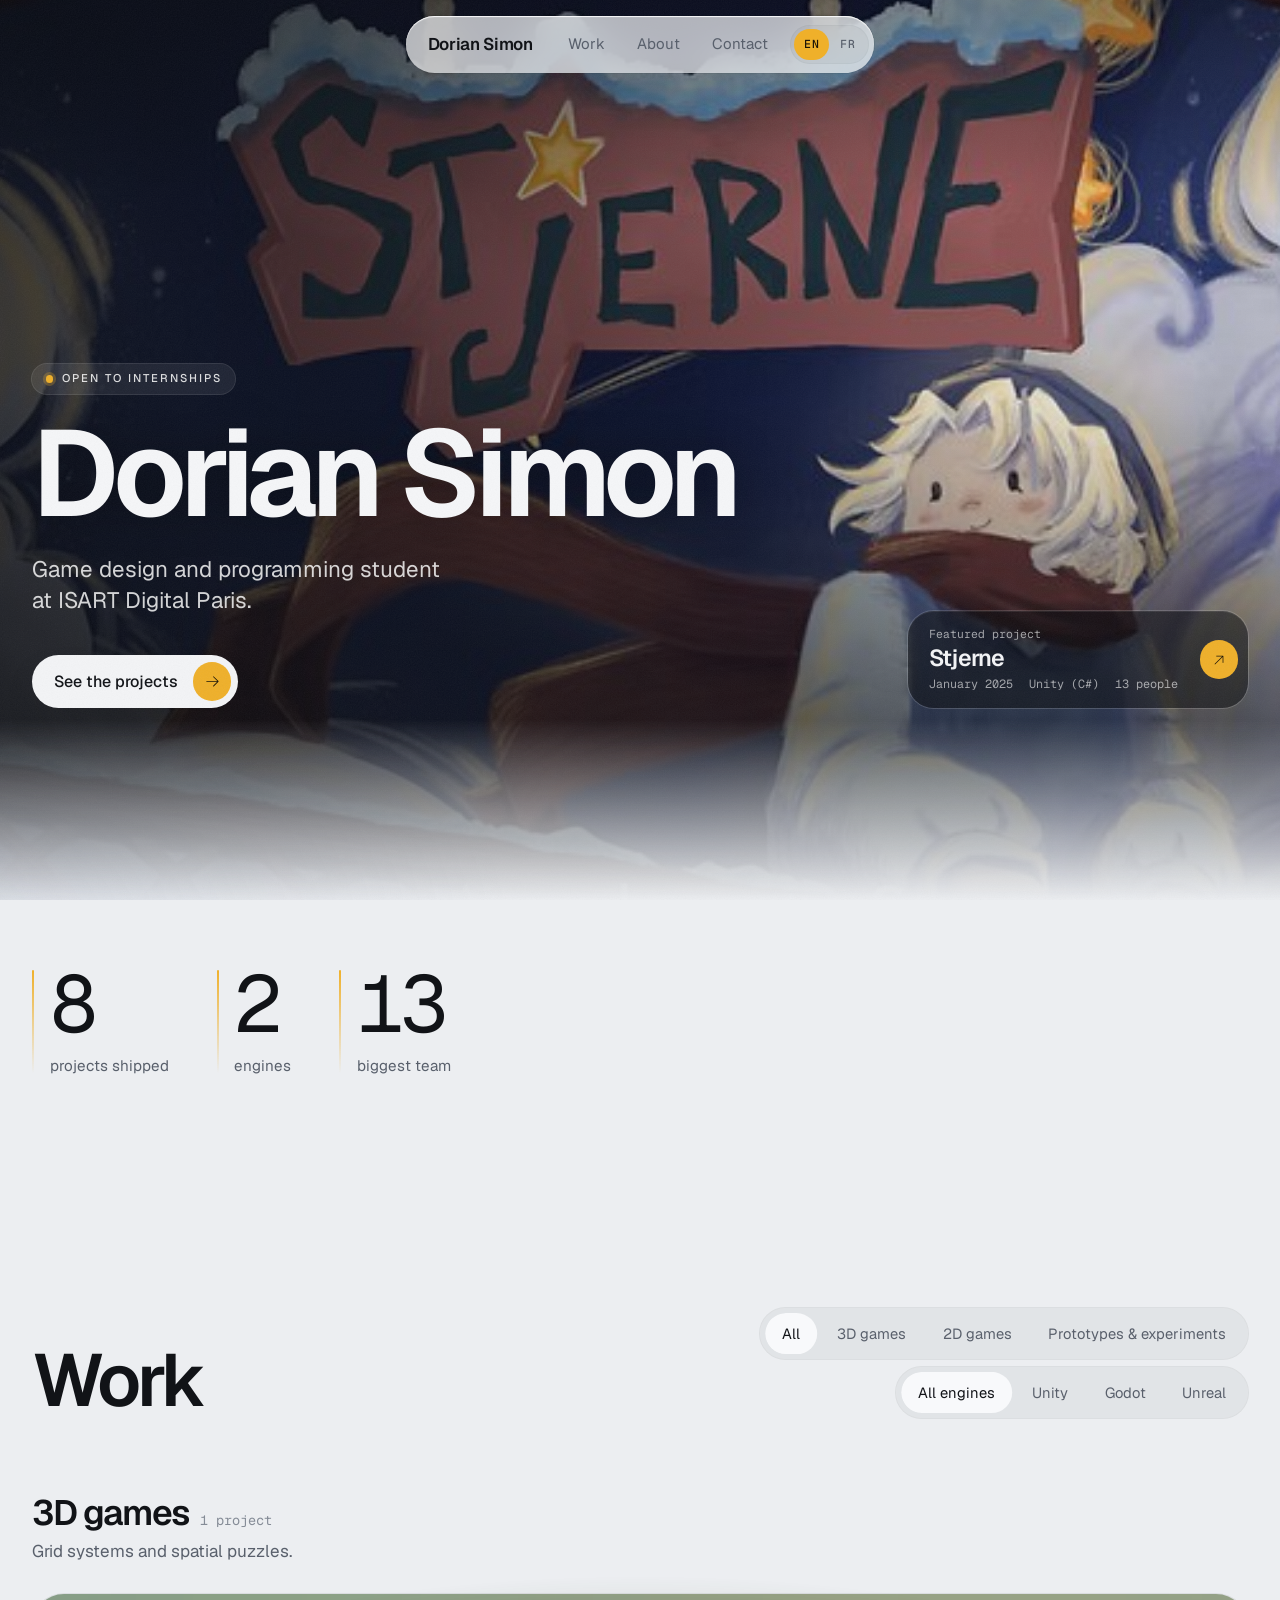
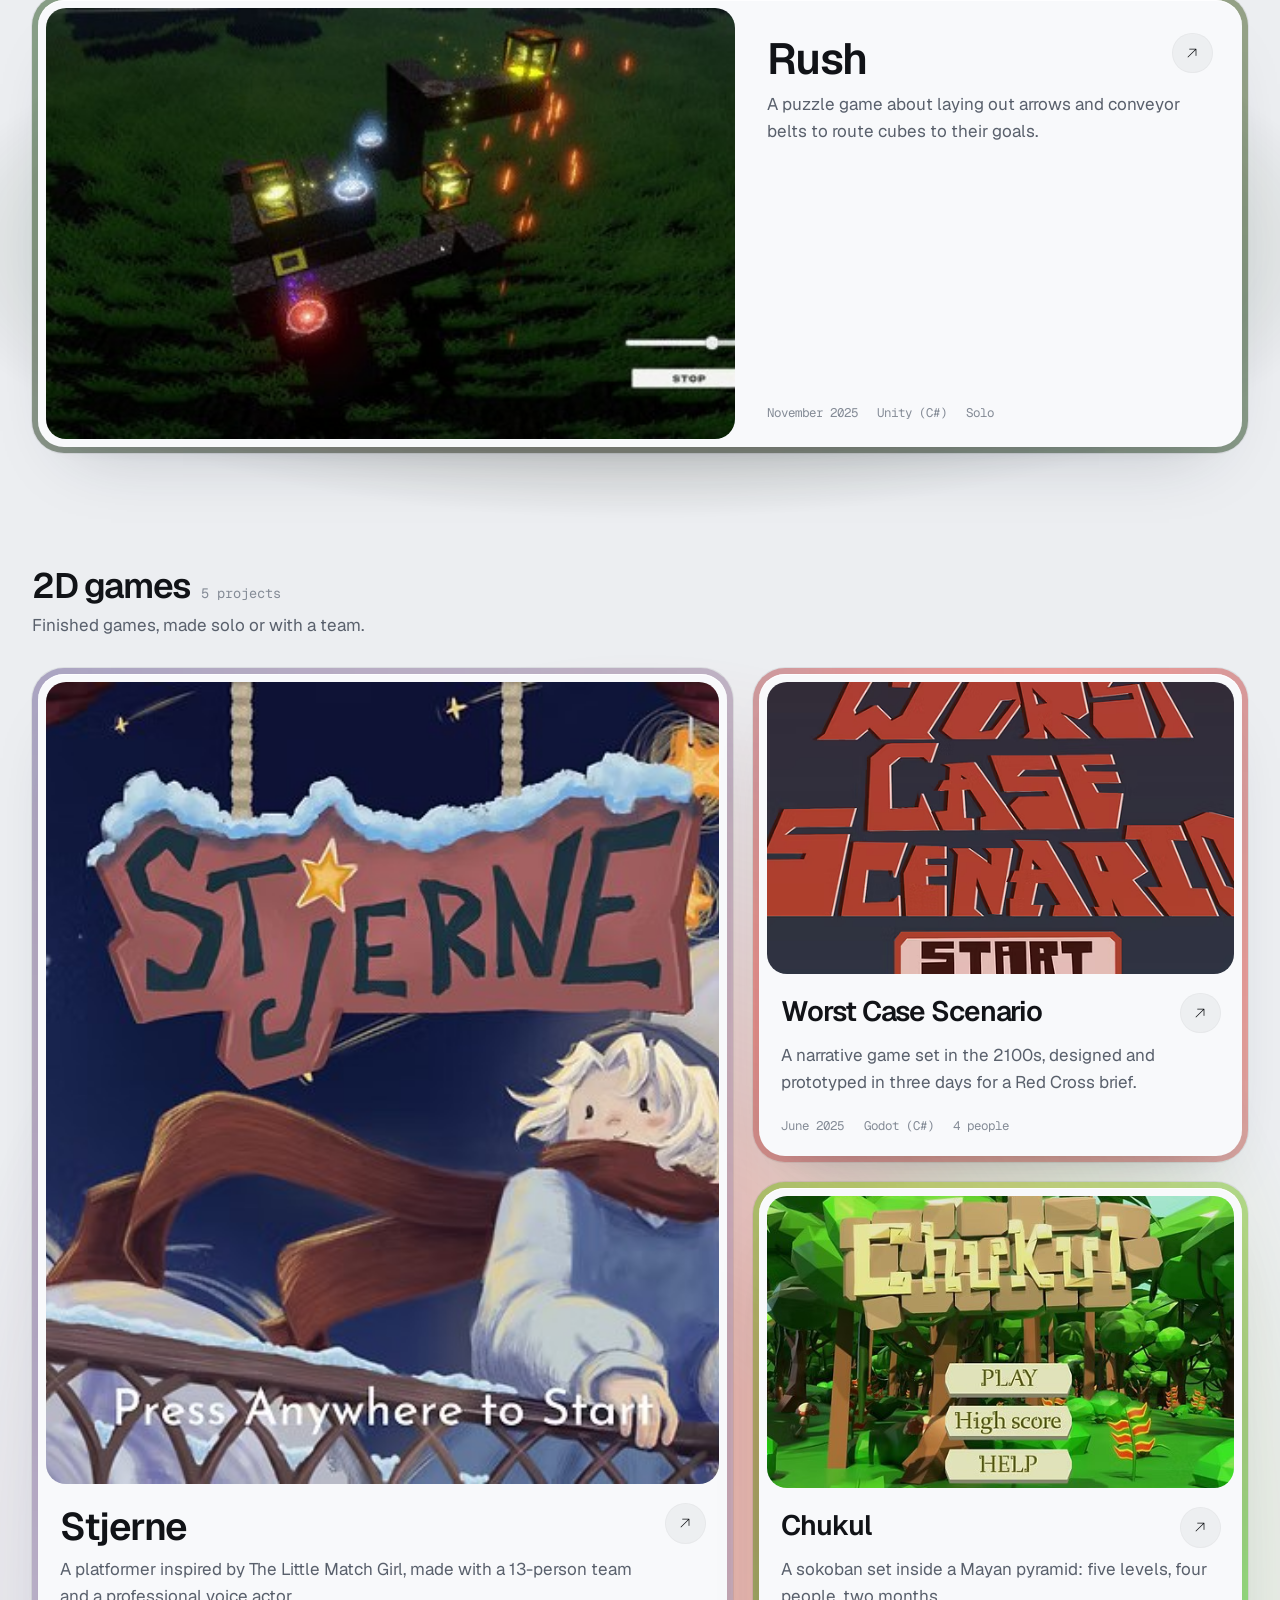
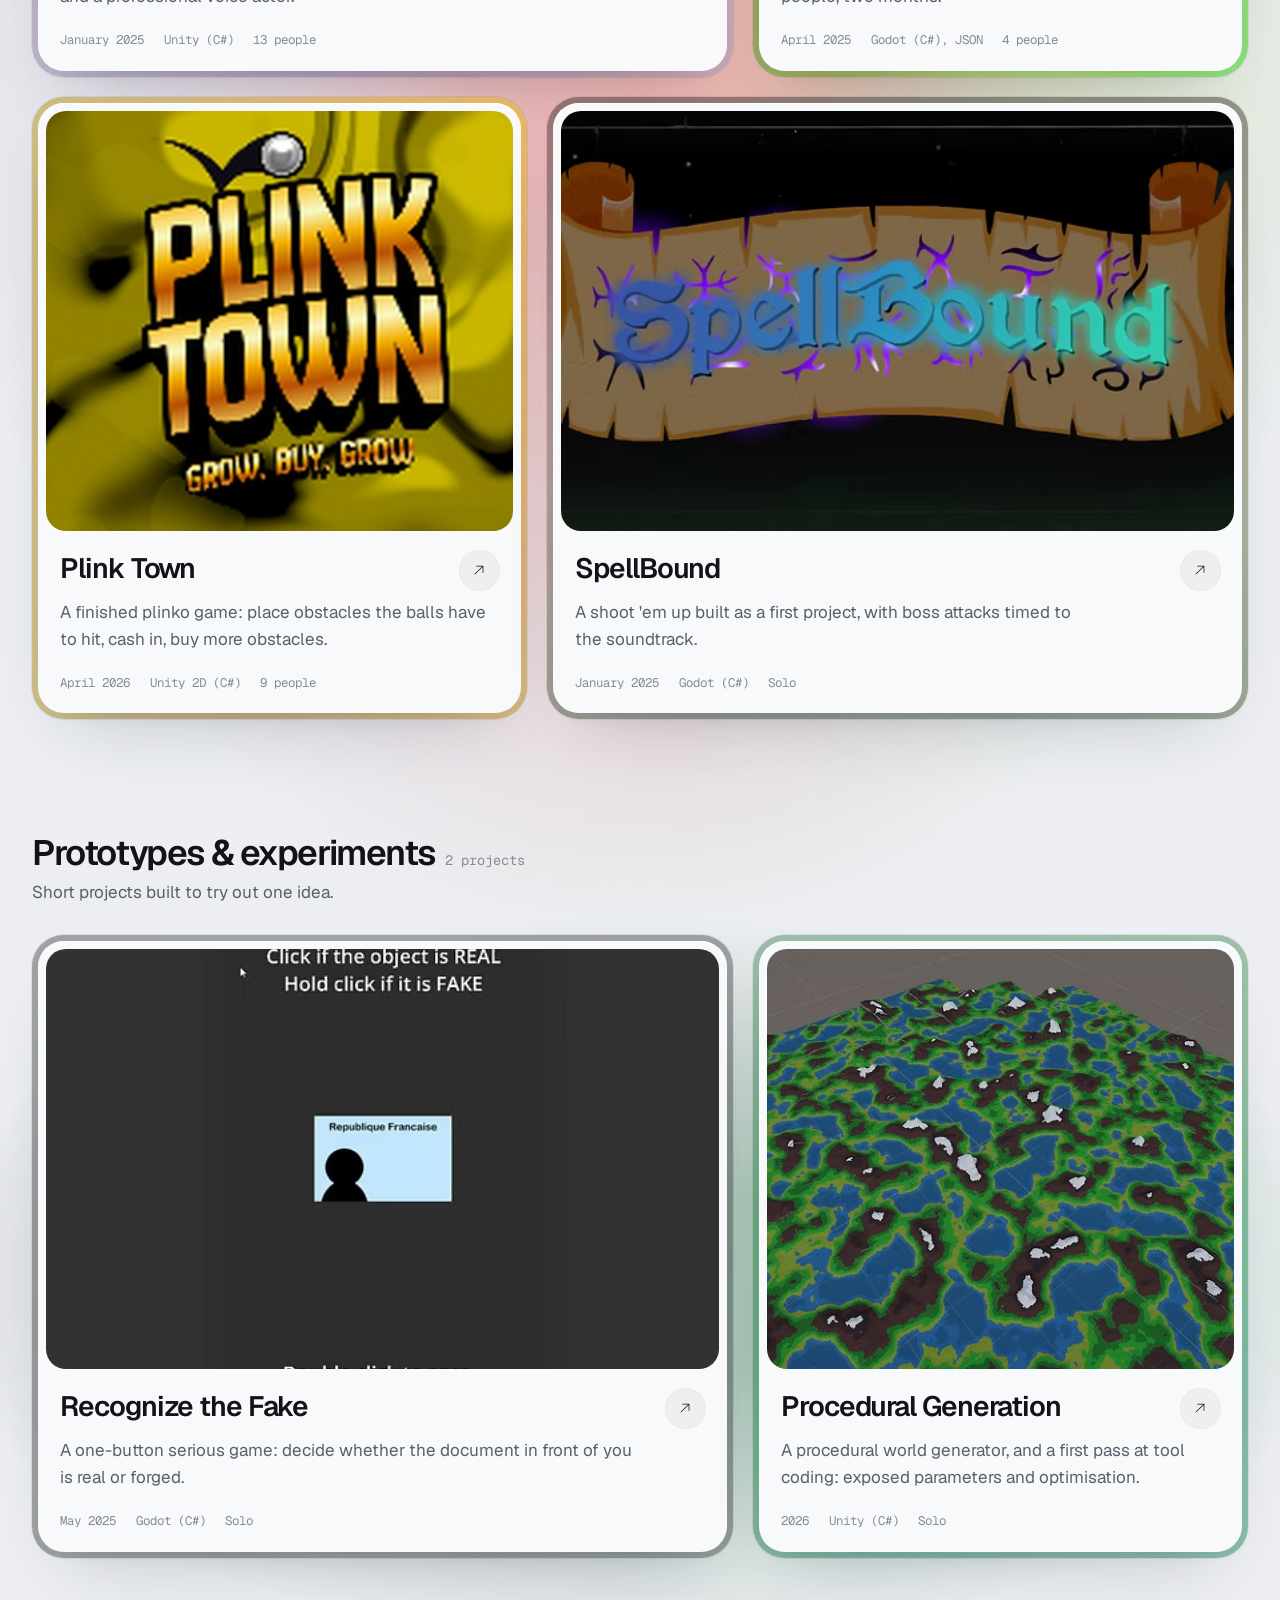
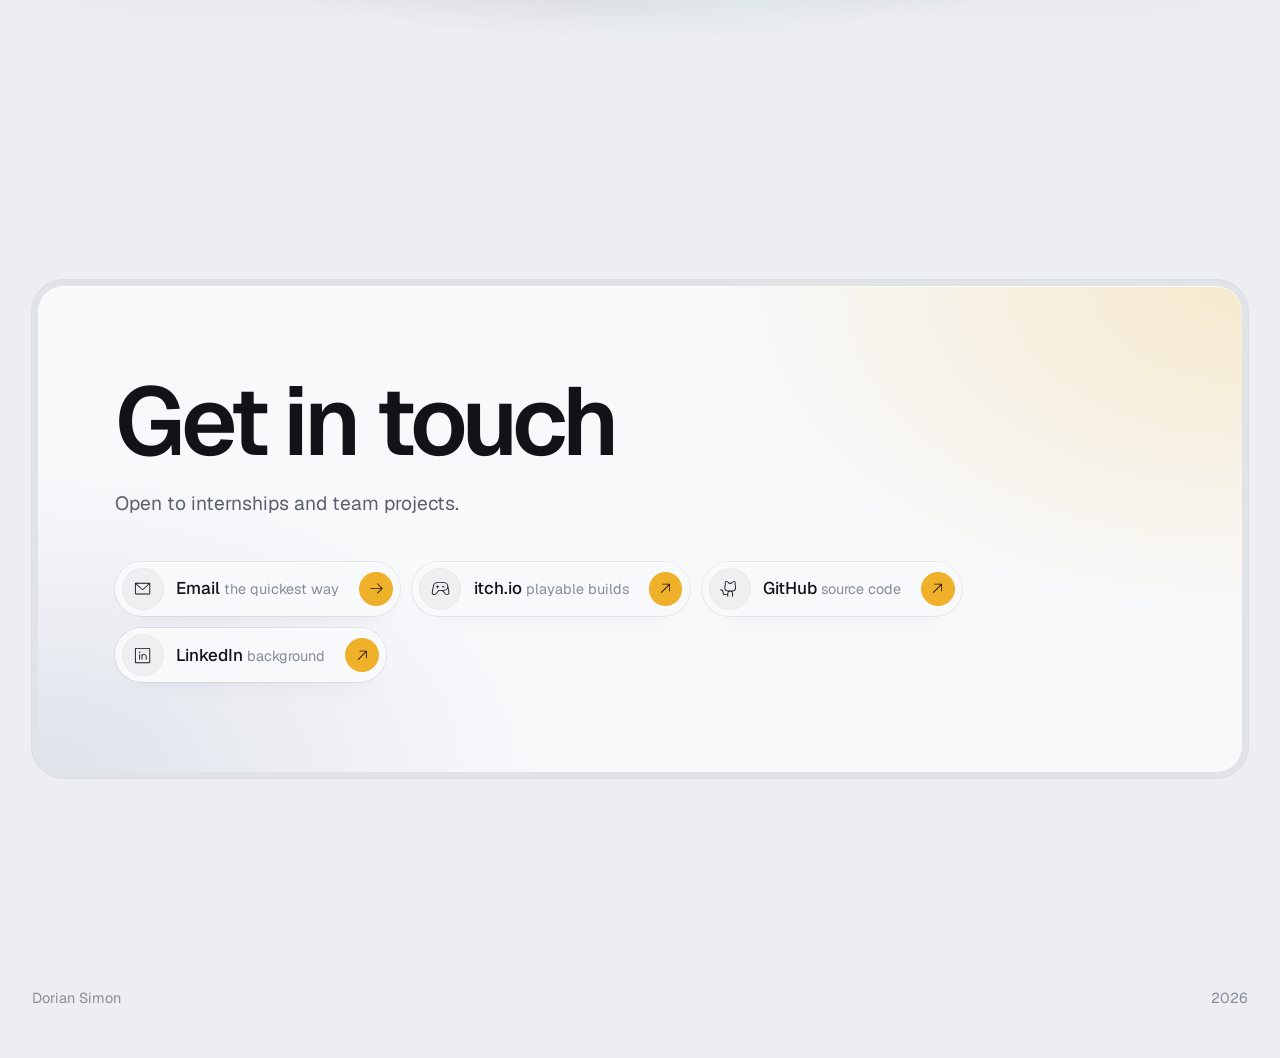
<file: index.html>
<!DOCTYPE html>
<html lang="en">
<head>
<meta charset="utf-8">
<meta name="viewport" content="width=device-width, initial-scale=1, viewport-fit=cover">
<title>Dorian Simon - Game design &amp; programming</title>
<meta name="description" content="Portfolio of Dorian Simon, game design and programming student at ISART Digital Paris. Unity and Godot projects.">
<meta property="og:title" content="Dorian Simon - Game design &amp; programming">
<meta property="og:description" content="Unity and Godot projects by a game design and programming student at ISART Digital Paris.">
<meta property="og:type" content="website">
<meta name="theme-color" content="#eceef1" media="(prefers-color-scheme: light)">
<meta name="theme-color" content="#0e1013" media="(prefers-color-scheme: dark)">
<link rel="icon" href="assets/img/favicon.ico" sizes="48x48">
<link rel="icon" href="assets/img/favicon-32.png" type="image/png" sizes="32x32">
<link rel="icon" href="assets/img/favicon-192.png" type="image/png" sizes="192x192">
<link rel="apple-touch-icon" href="assets/img/apple-touch-icon.png">
<link rel="preload" href="assets/fonts/geist.woff2" as="font" type="font/woff2" crossorigin>
<link rel="stylesheet" href="assets/css/style.css">
</head>
<body data-page="home">

<a class="skip" href="#work" data-i18n="skip">Skip to the projects</a>

<header class="island-wrap">
  <div class="island">
    <a class="island__brand" href="index.html">Dorian&nbsp;Simon</a>
    <nav class="island__nav" aria-label="Main">
      <a class="island__link" href="#work"    data-i18n="nav_work">Work</a>
      <a class="island__link" href="about.html" data-i18n="nav_about">About</a>
      <a class="island__link" href="#contact" data-i18n="nav_contact">Contact</a>
    </nav>
    <div class="lang" role="group" id="lang-switch" data-i18n-aria-label="lang_label" aria-label="Language">
      <button type="button" class="lang__btn is-on" data-lang="en" aria-pressed="true"  lang="en">EN</button>
      <button type="button" class="lang__btn"       data-lang="fr" aria-pressed="false" lang="fr">FR</button>
    </div>
    <button type="button" class="burger" id="menu-btn" aria-expanded="false" aria-controls="menu"
            data-i18n-aria-label="menu_open" aria-label="Open the menu"><span></span><span></span></button>
  </div>
</header>

<div class="menu" id="menu" inert>
  <nav aria-label="Main">
    <a class="menu__link" href="index.html" style="--i:0"><span data-i18n="nav_home">Home</span></a>
    <a class="menu__link" href="#work" style="--i:1"><span data-i18n="nav_work">Work</span></a>
    <a class="menu__link" href="about.html" style="--i:2"><span data-i18n="nav_about">About</span></a>
    <a class="menu__link" href="#contact" style="--i:3"><span data-i18n="nav_contact">Contact</span></a>
  </nav>
</div>

<main id="top">

  <!-- Hero : la video du projet a la une tourne en fond, derriere le nom -->
  <section class="hero hero--video" id="hero">
    <div class="feature__media hero__media" id="feature-media" aria-hidden="true"></div>
    <div class="wrap hero__grid">
      <div class="hero__text">
        <p class="eyebrow eyebrow--live eyebrow--onmedia rise" style="--d:0" data-i18n="hero_eyebrow">Open to internships</p>
        <h1 class="hero__name rise" style="--d:1" id="hero-name">Dorian Simon</h1>
        <p class="hero__tagline rise" style="--d:2" id="hero-tagline"></p>
        <a class="btn btn--light rise" style="--d:3" href="#work">
          <span data-i18n="hero_cta">See the projects</span>
          <span class="btn__icon" data-icon="arrow-right"></span>
        </a>
      </div>

      <!-- Projet a la une : ce qui passe en fond, et le lien vers sa fiche -->
      <aside class="hero__feature rise" style="--d:4" id="feature" data-i18n-aria-label="banner_label" aria-label="Featured project" hidden>
        <a class="hero__feature-link" id="feature-cta" href="#">
          <span class="hero__feature-text">
            <span class="hero__feature-label" data-i18n="banner_label">Featured project</span>
            <span class="hero__feature-title" id="feature-title"></span>
            <span class="feature__meta" id="feature-meta"></span>
          </span>
          <span class="btn__icon" data-icon="arrow-up-right"></span>
        </a>
        <button type="button" class="feature__toggle" id="feature-toggle" hidden
                data-i18n-aria-label="pause_video" aria-label="Pause the video"></button>
      </aside>
    </div>
  </section>

  <!-- Chiffres -->
  <section class="stats-band" aria-label="Key figures">
    <div class="wrap">
      <ul class="stats" id="stats"></ul>
    </div>
  </section>

  <!-- Projets -->
  <section class="section" id="work">
    <div class="wrap">
      <div class="section__head" data-reveal>
        <h2 class="section__title" data-i18n="work_title">Work</h2>
        <div class="filter-stack">
          <div class="filters" id="filters" role="group" data-i18n-aria-label="filter_type" aria-label="Project type"></div>
          <div class="filters" id="filters-engine" role="group" data-i18n-aria-label="filter_engine" aria-label="Engine"></div>
        </div>
      </div>

      <div id="groups"></div>

      <div class="empty" id="empty" hidden>
        <p class="empty__text" id="empty-text" role="status"></p>
        <button type="button" class="btn btn--ghost" id="empty-reset">
          <span data-i18n="reset_filters">Show all projects</span>
          <span class="btn__icon" data-icon="arrow-right"></span>
        </button>
      </div>
    </div>
  </section>

  <!-- Contact -->
  <section class="section" id="contact">
    <div class="wrap contact">
      <div class="shell" data-reveal>
        <div class="core">
          <h2 class="contact__title" data-i18n="contact_title">Get in touch</h2>
          <p class="contact__lead" data-i18n="contact_lead">Open to internships and team projects.</p>
          <ul class="contact__list" id="contact-list"></ul>
        </div>
      </div>
    </div>
  </section>

</main>

<footer class="foot">
  <div class="wrap foot__inner">
    <span>Dorian Simon</span>
    <span id="year"></span>
  </div>
</footer>

<script src="assets/js/icons.js"></script>
<script src="assets/js/content.js"></script>
<script src="assets/js/app.js"></script>
</body>
</html>
</file>
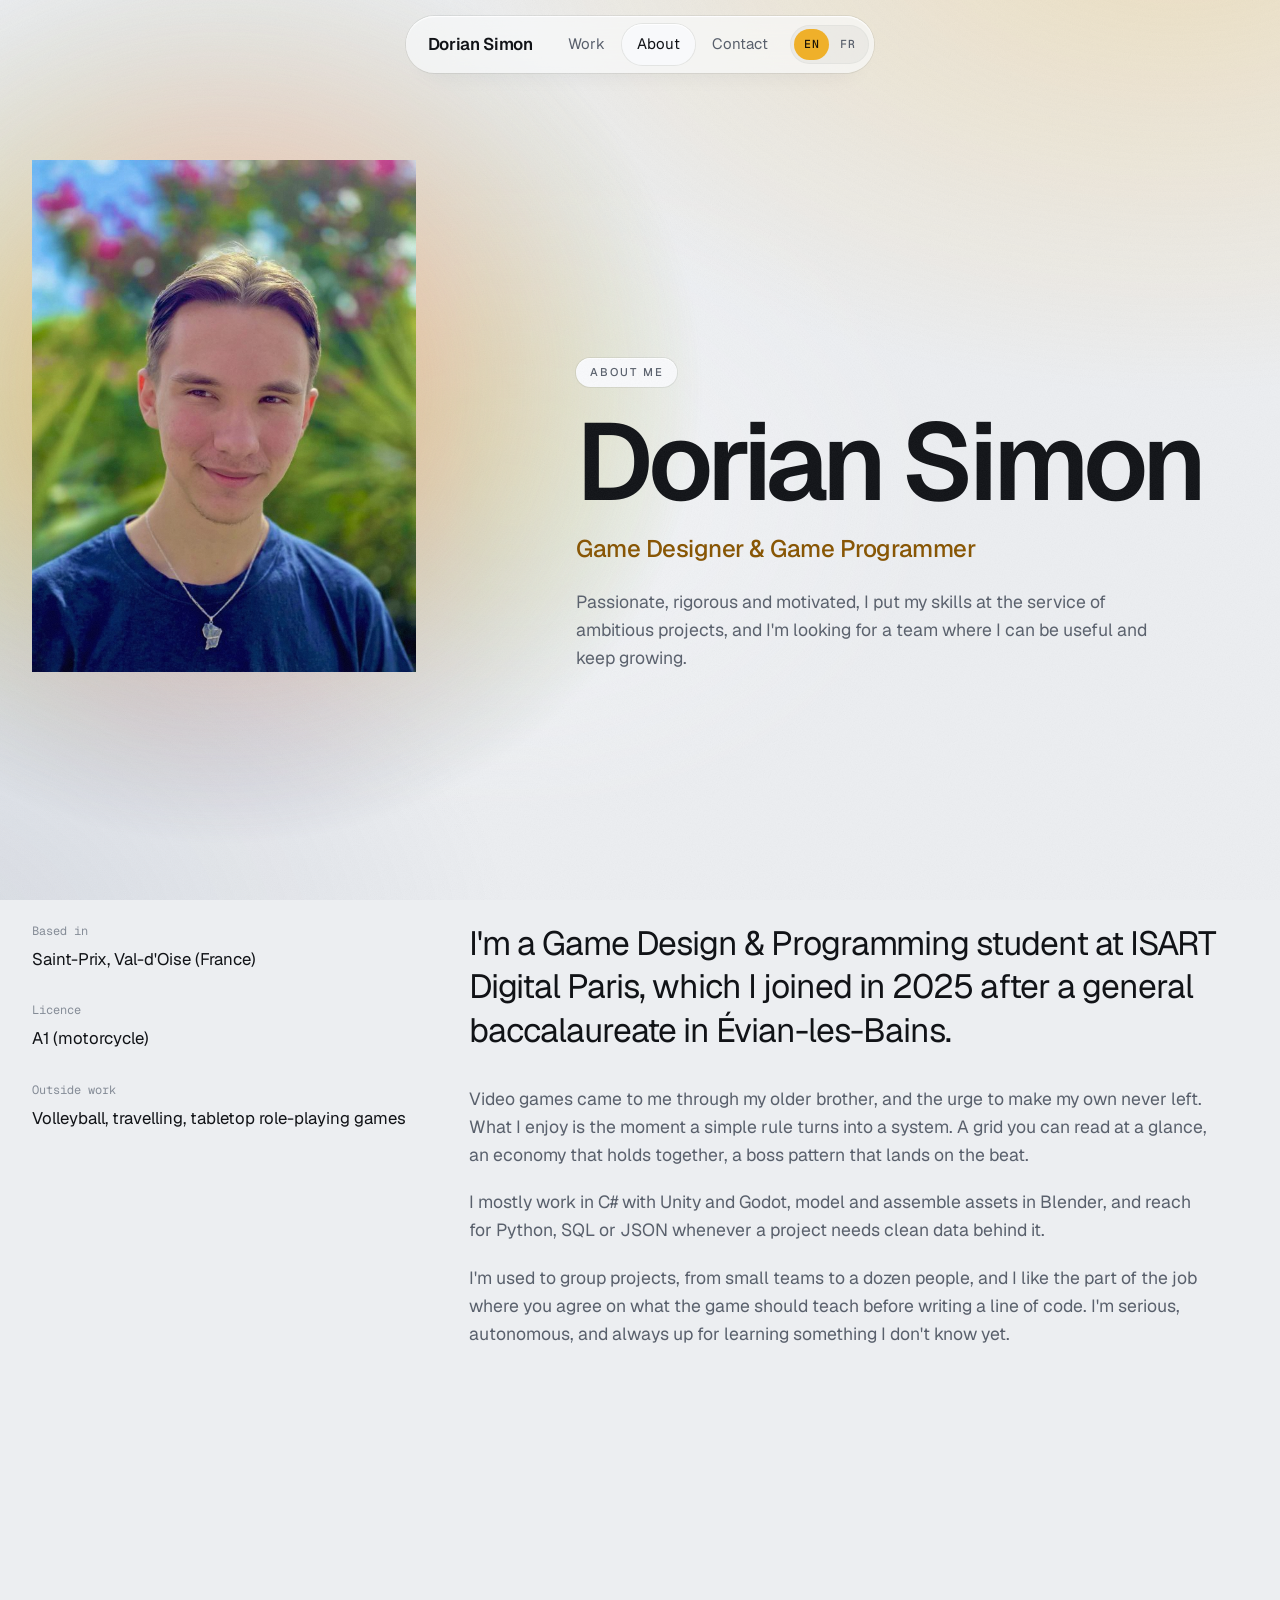
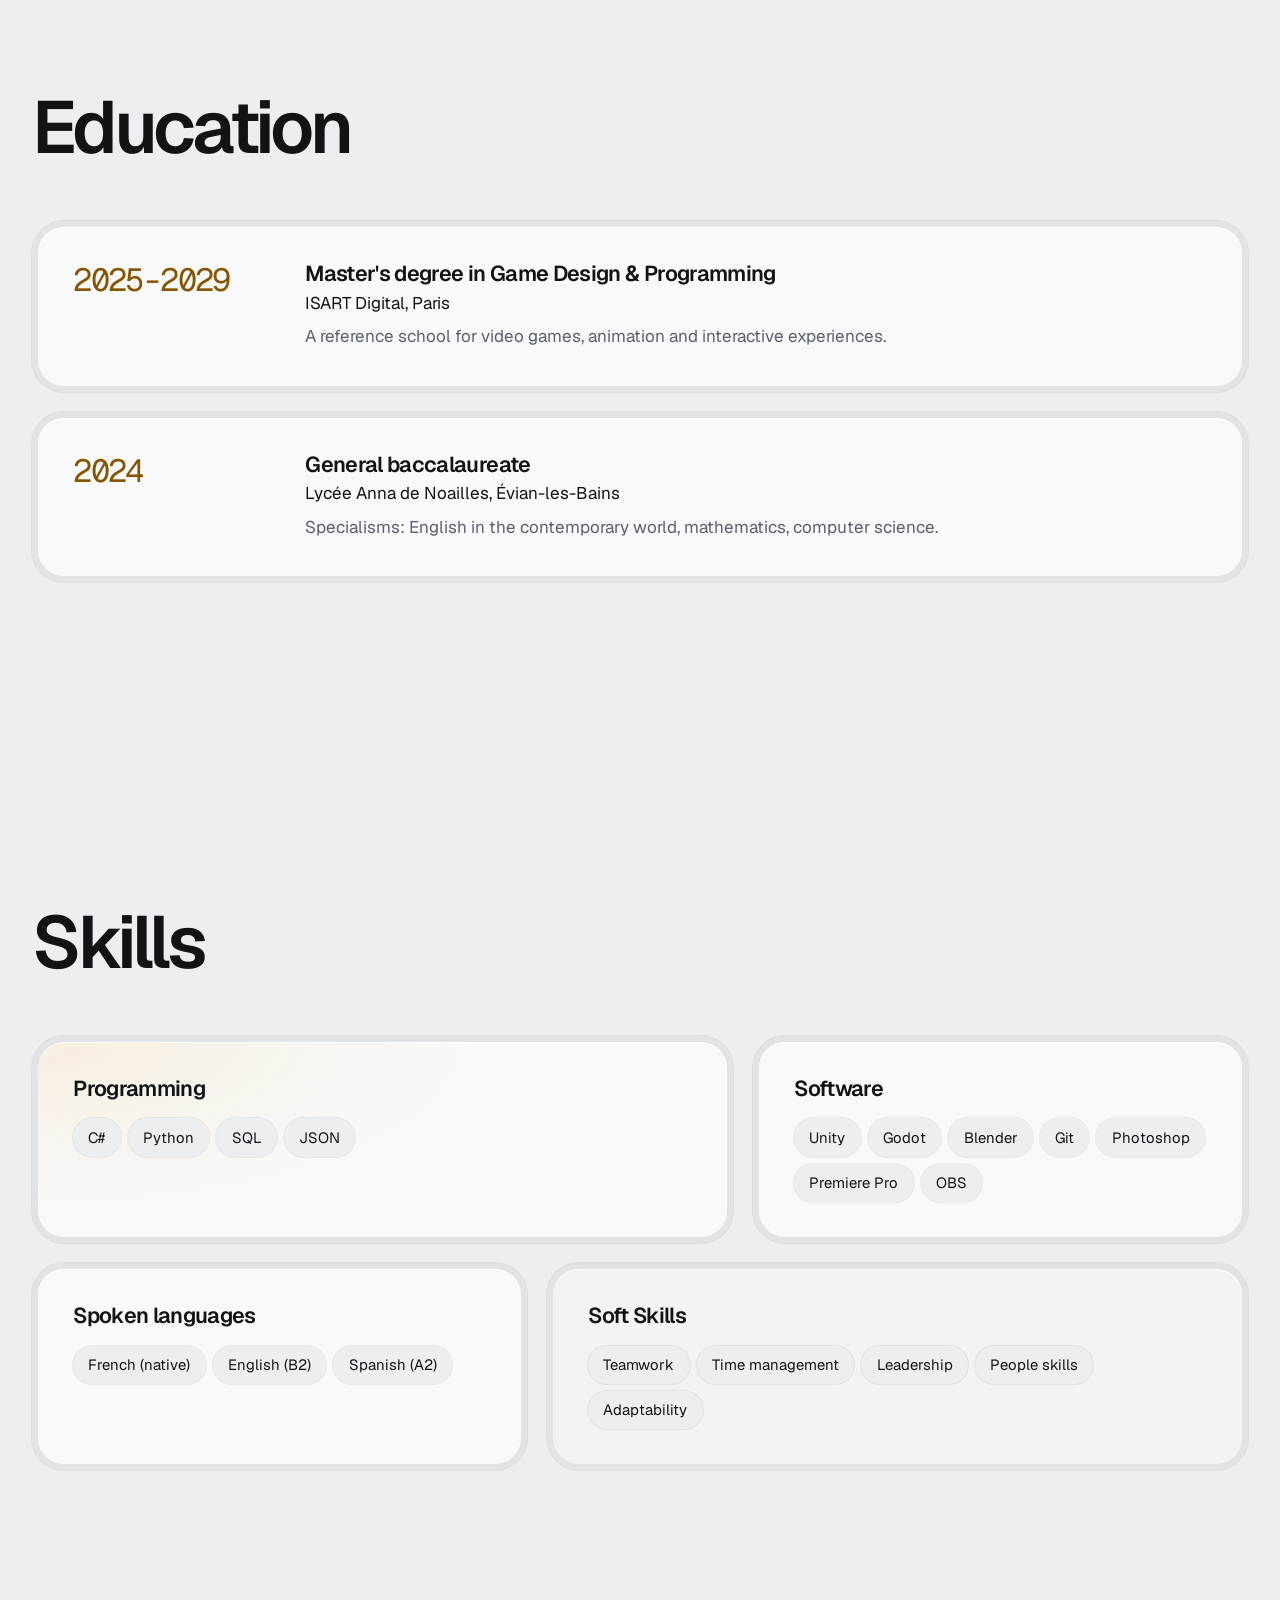
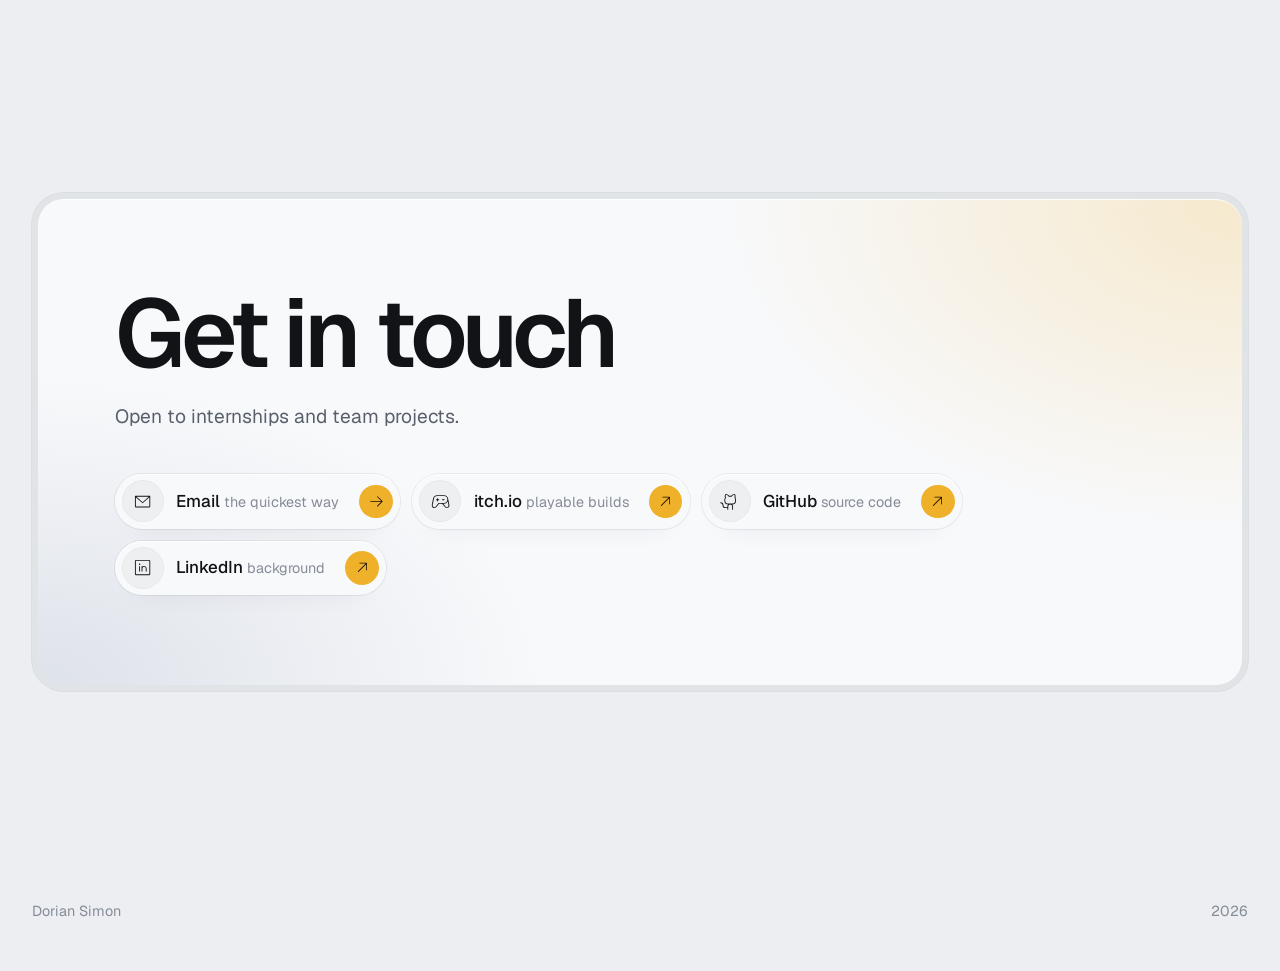
<file: about.html>
<!DOCTYPE html>
<html lang="en">
<head>
<meta charset="utf-8">
<meta name="viewport" content="width=device-width, initial-scale=1, viewport-fit=cover">
<title>About me - Dorian Simon</title>
<meta name="description" content="Dorian Simon, game design and programming student at ISART Digital Paris: background, education and skills.">
<meta name="theme-color" content="#eceef1" media="(prefers-color-scheme: light)">
<meta name="theme-color" content="#0e1013" media="(prefers-color-scheme: dark)">
<link rel="icon" href="assets/img/favicon.ico" sizes="48x48">
<link rel="icon" href="assets/img/favicon-32.png" type="image/png" sizes="32x32">
<link rel="icon" href="assets/img/favicon-192.png" type="image/png" sizes="192x192">
<link rel="apple-touch-icon" href="assets/img/apple-touch-icon.png">
<link rel="preload" href="assets/fonts/geist.woff2" as="font" type="font/woff2" crossorigin>
<link rel="stylesheet" href="assets/css/style.css">
</head>
<body data-page="about">

<a class="skip" href="#story" data-i18n="skip_content">Skip to the content</a>

<header class="island-wrap">
  <div class="island">
    <a class="island__brand" href="index.html">Dorian&nbsp;Simon</a>
    <nav class="island__nav" aria-label="Main">
      <a class="island__link" href="index.html#work"    data-i18n="nav_work">Work</a>
      <a class="island__link" href="about.html" data-i18n="nav_about" aria-current="page">About</a>
      <a class="island__link" href="#contact" data-i18n="nav_contact">Contact</a>
    </nav>
    <div class="lang" role="group" id="lang-switch" data-i18n-aria-label="lang_label" aria-label="Language">
      <button type="button" class="lang__btn is-on" data-lang="en" aria-pressed="true"  lang="en">EN</button>
      <button type="button" class="lang__btn"       data-lang="fr" aria-pressed="false" lang="fr">FR</button>
    </div>
    <button type="button" class="burger" id="menu-btn" aria-expanded="false" aria-controls="menu"
            data-i18n-aria-label="menu_open" aria-label="Open the menu"><span></span><span></span></button>
  </div>
</header>

<div class="menu" id="menu" inert>
  <nav aria-label="Main">
    <a class="menu__link" href="index.html" style="--i:0"><span data-i18n="nav_home">Home</span></a>
    <a class="menu__link" href="index.html#work" style="--i:1"><span data-i18n="nav_work">Work</span></a>
    <a class="menu__link" href="about.html" style="--i:2"><span data-i18n="nav_about">About</span></a>
    <a class="menu__link" href="#contact" style="--i:3"><span data-i18n="nav_contact">Contact</span></a>
  </nav>
</div>

<main>

  <!-- En-tete -->
  <section class="ab__hero">
    <div class="wrap ab__head">
      <div class="frame ab__photo rise" style="--d:1" id="ab-photo"></div>
      <div class="ab__intro">
        <p class="eyebrow rise" style="--d:0" data-i18n="about_page">About me</p>
        <h1 class="ab__name rise" style="--d:1" id="ab-name">Dorian Simon</h1>
        <p class="ab__role rise" style="--d:2" id="ab-role"></p>
        <p class="ab__lead rise" style="--d:3" id="ab-lead"></p>
      </div>
    </div>
  </section>

  <!-- Presentation -->
  <section class="section" id="story">
    <div class="wrap ab__story-grid">
      <dl class="facts" id="ab-facts"></dl>
      <div class="ab__story" id="ab-story"></div>
    </div>
  </section>

  <!-- Parcours -->
  <section class="section">
    <div class="wrap">
      <h2 class="section__title" data-i18n="education" data-reveal>Education</h2>
      <ul class="timeline" id="ab-education"></ul>
    </div>
  </section>

  <!-- Competences -->
  <section class="section">
    <div class="wrap">
      <h2 class="section__title" data-i18n="skills" data-reveal>Skills</h2>
      <div class="skills" id="ab-skills"></div>
    </div>
  </section>

  <!-- Contact -->
  <section class="section" id="contact">
    <div class="wrap contact">
      <div class="shell" data-reveal>
        <div class="core">
          <h2 class="contact__title" data-i18n="contact_title">Get in touch</h2>
          <p class="contact__lead" data-i18n="contact_lead">Open to internships and team projects.</p>
          <ul class="contact__list" id="contact-list"></ul>
        </div>
      </div>
    </div>
  </section>

</main>

<footer class="foot">
  <div class="wrap foot__inner">
    <span>Dorian Simon</span>
    <span id="year"></span>
  </div>
</footer>

<script src="assets/js/icons.js"></script>
<script src="assets/js/content.js"></script>
<script src="assets/js/app.js"></script>
</body>
</html>
</file>
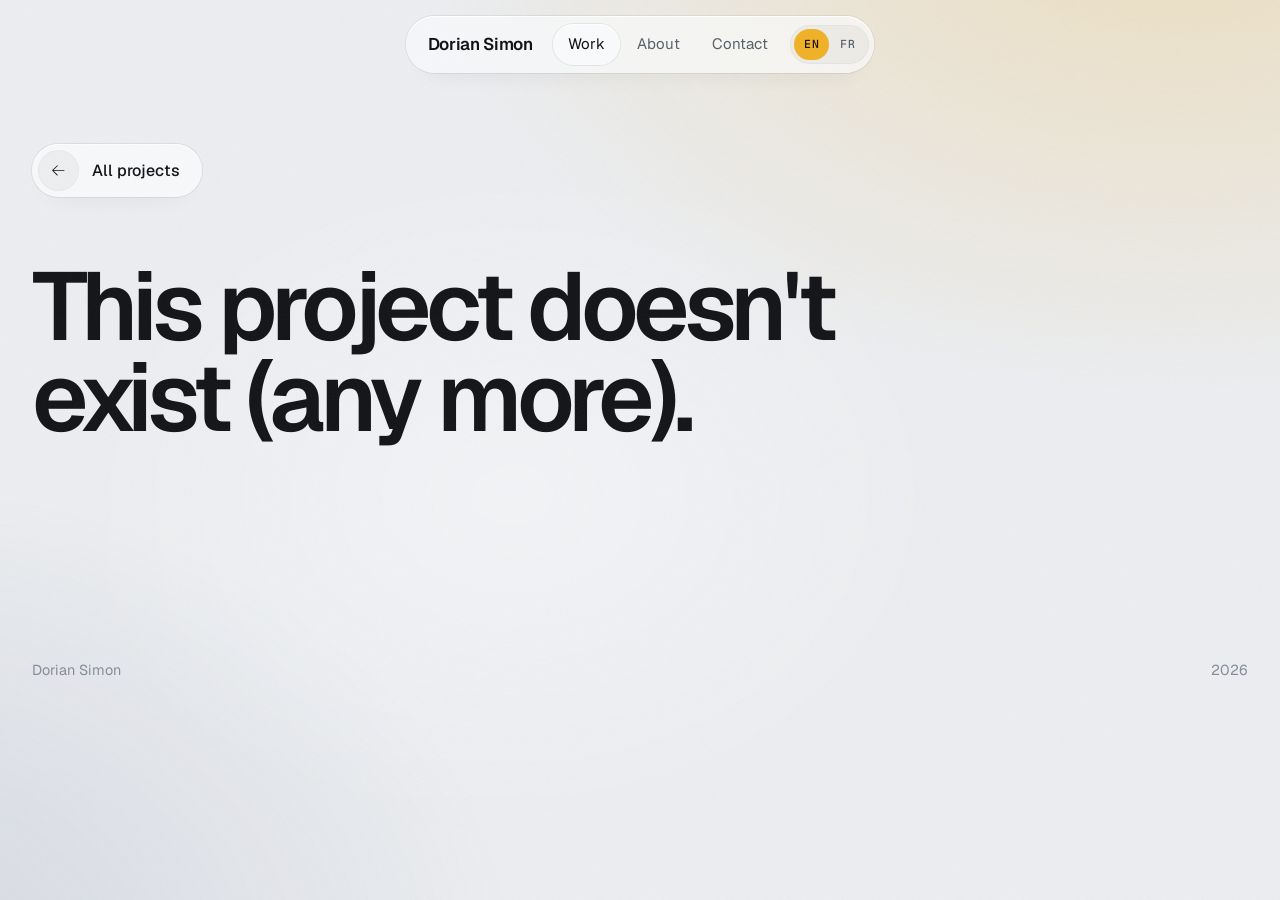
<file: projet.html>
<!DOCTYPE html>
<html lang="en">
<head>
<meta charset="utf-8">
<meta name="viewport" content="width=device-width, initial-scale=1, viewport-fit=cover">
<title>Project - Dorian Simon</title>
<meta name="description" content="Project by Dorian Simon, game design and programming student at ISART Digital Paris.">
<meta name="theme-color" content="#eceef1" media="(prefers-color-scheme: light)">
<meta name="theme-color" content="#0e1013" media="(prefers-color-scheme: dark)">
<link rel="icon" href="assets/img/favicon.ico" sizes="48x48">
<link rel="icon" href="assets/img/favicon-32.png" type="image/png" sizes="32x32">
<link rel="icon" href="assets/img/favicon-192.png" type="image/png" sizes="192x192">
<link rel="apple-touch-icon" href="assets/img/apple-touch-icon.png">
<link rel="preload" href="assets/fonts/geist.woff2" as="font" type="font/woff2" crossorigin>
<link rel="stylesheet" href="assets/css/style.css">
</head>
<body data-page="project">

<a class="skip" href="#pj-article" data-i18n="skip_content">Skip to the content</a>

<header class="island-wrap">
  <div class="island">
    <a class="island__brand" href="index.html">Dorian&nbsp;Simon</a>
    <nav class="island__nav" aria-label="Main">
      <a class="island__link" href="index.html#work"    data-i18n="nav_work" aria-current="location">Work</a>
      <a class="island__link" href="about.html" data-i18n="nav_about">About</a>
      <a class="island__link" href="index.html#contact" data-i18n="nav_contact">Contact</a>
    </nav>
    <div class="lang" role="group" id="lang-switch" data-i18n-aria-label="lang_label" aria-label="Language">
      <button type="button" class="lang__btn is-on" data-lang="en" aria-pressed="true"  lang="en">EN</button>
      <button type="button" class="lang__btn"       data-lang="fr" aria-pressed="false" lang="fr">FR</button>
    </div>
    <button type="button" class="burger" id="menu-btn" aria-expanded="false" aria-controls="menu"
            data-i18n-aria-label="menu_open" aria-label="Open the menu"><span></span><span></span></button>
  </div>
</header>

<div class="menu" id="menu" inert>
  <nav aria-label="Main">
    <a class="menu__link" href="index.html" style="--i:0"><span data-i18n="nav_home">Home</span></a>
    <a class="menu__link" href="index.html#work" style="--i:1"><span data-i18n="nav_work">Work</span></a>
    <a class="menu__link" href="about.html" style="--i:2"><span data-i18n="nav_about">About</span></a>
    <a class="menu__link" href="index.html#contact" style="--i:3"><span data-i18n="nav_contact">Contact</span></a>
  </nav>
</div>

<main class="page">
  <div class="wrap">

    <p class="crumb">
      <a class="btn btn--ghost btn--lead" href="index.html#work">
        <span class="btn__icon" data-icon="arrow-left"></span>
        <span data-i18n="back_work">All projects</span>
      </a>
    </p>

    <!-- Projet inconnu (mauvais ?id=) -->
    <div id="pj-missing" hidden>
      <h1 class="pj__title" id="pj-missing-text">This project doesn't exist (any more).</h1>
    </div>

    <article id="pj-article" hidden>
      <header class="pj__head">
        <p class="pj__meta rise" style="--d:0" id="pj-meta"></p>
        <h1 class="pj__title rise" style="--d:1" id="pj-title"></h1>
        <p class="pj__summary rise" style="--d:2" id="pj-summary"></p>
      </header>

      <div class="pj__cols">
        <div class="pj__main">
          <div class="pj__video" id="pj-video" hidden></div>
          <div class="pj__text" id="pj-text"></div>

          <section class="pj__contrib" id="pj-contrib" hidden>
            <h2 data-i18n="contribution">My contribution</h2>
            <ul class="chips" id="pj-contrib-list"></ul>
          </section>
        </div>

        <aside class="pj__side">
          <div class="pj__media" id="pj-media"></div>
          <div id="pj-specs"></div>
          <div class="pj__links" id="pj-links"></div>
        </aside>
      </div>

      <nav class="pj__nav" data-i18n-aria-label="nav_projects" aria-label="Projects">
        <div id="pj-prev" hidden></div>
        <div id="pj-next" hidden></div>
      </nav>

      <p class="crumb crumb--bottom">
        <a class="btn btn--ghost btn--lead" href="index.html#work">
          <span class="btn__icon" data-icon="arrow-left"></span>
          <span data-i18n="back_work">All projects</span>
        </a>
      </p>
    </article>

  </div>
</main>

<footer class="foot">
  <div class="wrap foot__inner">
    <span>Dorian Simon</span>
    <span id="year"></span>
  </div>
</footer>

<script src="assets/js/icons.js"></script>
<script src="assets/js/content.js"></script>
<script src="assets/js/app.js"></script>
</body>
</html>
</file>
<file: assets/css/style.css>
/* ==========================================================================
   Dorian Simon, portfolio
   Direction : « Soft Structuralism ». Fond gris argent, grande typographie
   grotesque (Geist), composants flottants aux ombres très diffuses.
   Un seul accent : l'ambre, déjà présent dans l'ancienne version.

   Système de formes (à respecter partout) :
     - coques (shell)  : 2rem de rayon, 6px de marge intérieure
     - cœurs (core)    : rayon de la coque moins la marge (courbes concentriques)
     - images internes : 1.25rem
     - boutons, filtres, pastilles : pilule complète (999px)

   Échelle des z-index : --z-menu 9, --z-nav 10, --z-skip 30. Rien d'autre.
   ========================================================================== */

@font-face{
  font-family:"Geist";
  src:url("../fonts/geist.woff2") format("woff2");
  font-weight:100 900; font-style:normal; font-display:swap;
}
@font-face{
  font-family:"Geist Mono";
  src:url("../fonts/geist-mono.woff2") format("woff2");
  font-weight:100 900; font-style:normal; font-display:swap;
}

:root{
  color-scheme:light dark;

  --bg:        #eceef1;
  --surface:   #f8f9fb;
  --surface-2: #f1f3f6;
  --shell:     rgba(20,26,36,.045);
  --ring:      rgba(20,26,36,.075);
  --ink:       #111317;
  --muted:     #59606c;
  --faint:     #858c97;
  --accent:    #efb02a;           /* aplats (cercles, repères)            */
  --accent-ink:#875400;           /* texte ambre lisible sur fond clair   */
  --on-accent: #1b1406;
  --accent-soft: color-mix(in srgb, var(--accent) 14%, var(--surface));
  --highlight: inset 0 1px 1px rgba(255,255,255,.95);
  --shadow:    0 34px 70px -38px rgba(28,38,56,.28), 0 14px 28px -22px rgba(28,38,56,.16);
  --shadow-hi: 0 44px 90px -40px rgba(28,38,56,.36), 0 18px 36px -24px rgba(28,38,56,.2);
  --glass:     color-mix(in srgb, var(--surface) 70%, transparent);

  --font: "Geist", ui-sans-serif, system-ui, "Segoe UI", sans-serif;
  --mono: "Geist Mono", ui-monospace, "SF Mono", Menlo, Consolas, monospace;

  /* Courbes (Emil Kowalski) : jamais d'ease-in sur l'interface. */
  --ease-out:    cubic-bezier(.23,1,.32,1);     /* entrées, retours d'action */
  --ease-in-out: cubic-bezier(.77,0,.175,1);    /* morphing sur place        */
  --ease-drawer: cubic-bezier(.32,.72,0,1);     /* menu plein écran          */

  --r-shell: 2rem;
  --pad-shell: .375rem;
  --r-core: calc(var(--r-shell) - var(--pad-shell));
  --r-img: 1.25rem;

  --measure: 62ch;
  --section: clamp(6rem, 12vw, 10rem);

  --z-grain: 8; --z-menu: 9; --z-nav: 10; --z-skip: 30;

  /* Habillage */
  --glow-accent: color-mix(in srgb, var(--accent) 26%, transparent);
  --glow-cool:   rgba(84,104,140,.16);
  --grain-opacity: .055;
  --amb: .6;        /* intensité des lumières d'ambiance tirées des captures */
  --bezel: .42;     /* intensité de la bordure colorée des cartes           */
}

@media (prefers-color-scheme:dark){
  :root{
    --bg:        #0e1013;
    --surface:   #16191e;
    --surface-2: #1c2026;
    --shell:     rgba(255,255,255,.035);
    --ring:      rgba(255,255,255,.08);
    --ink:       #eceef1;
    --muted:     #a0a7b3;
    --faint:     #767d89;
    --accent:    #f0b429;
    --accent-ink:#f2bd45;
    --on-accent: #1b1406;
    --accent-soft: color-mix(in srgb, var(--accent) 10%, var(--surface));
    --highlight: inset 0 1px 1px rgba(255,255,255,.06);
    --shadow:    0 34px 70px -38px rgba(0,0,0,.7), 0 14px 28px -22px rgba(0,0,0,.5);
    --shadow-hi: 0 44px 90px -40px rgba(0,0,0,.8), 0 18px 36px -24px rgba(0,0,0,.6);
    --glass:     color-mix(in srgb, var(--surface) 68%, transparent);
    --glow-accent: color-mix(in srgb, var(--accent) 16%, transparent);
    --glow-cool:   rgba(70,90,130,.22);
    --grain-opacity: .07;
    --amb: .42;
    --bezel: .45;
  }
}

/* ── Base ───────────────────────────────────────────────────────────────── */
*,*::before,*::after{ box-sizing:border-box; }
[hidden]{ display:none !important; }

html{ scroll-behavior:smooth; -webkit-text-size-adjust:100%; }
@media (prefers-reduced-motion:reduce){ html{ scroll-behavior:auto; } }

html{ background:var(--bg); }
/* Les halos débordent volontairement des sections : on coupe à la fenêtre,
   sans créer de conteneur de défilement (clip, pas hidden). */
html, body{ overflow-x:clip; }
body{
  margin:0;
  background:transparent;
  color:var(--ink);
  font-family:var(--font);
  font-size:1.0625rem;
  line-height:1.6;
  -webkit-font-smoothing:antialiased;
  text-rendering:optimizeLegibility;
}
body.menu-open{ overflow:hidden; }

/* ── Habillage : fond en lumière, grain, couleurs des jeux ──────────────────
   Le fond n'est plus un aplat : deux halos très larges (ambre en haut à
   droite, gris-bleu froid en bas à gauche) restent fixes pendant le
   défilement, et un grain léger casse le côté « numérique lisse ».
   Tout est sur des couches fixes et inertes : aucun coût au défilement.   */
body::before{
  content:""; position:fixed; inset:0; z-index:-1; pointer-events:none;
  background:
    radial-gradient(70rem 46rem at 92% -12%, var(--glow-accent), transparent 68%),
    radial-gradient(60rem 44rem at -12% 108%, var(--glow-cool), transparent 70%),
    radial-gradient(40rem 30rem at 40% 55%, color-mix(in srgb, var(--surface) 55%, transparent), transparent 70%);
}
body::after{
  content:""; position:fixed; inset:0; z-index:var(--z-grain); pointer-events:none;
  opacity:var(--grain-opacity);
  background-image:url("data:image/svg+xml,%3Csvg xmlns='http://www.w3.org/2000/svg' width='180' height='180'%3E%3Cfilter id='n'%3E%3CfeTurbulence type='fractalNoise' baseFrequency='.85' numOctaves='3' stitchTiles='stitch'/%3E%3CfeColorMatrix type='saturate' values='0'/%3E%3C/filter%3E%3Crect width='100%25' height='100%25' filter='url(%23n)'/%3E%3C/svg%3E");
}

/* Lumière d'ambiance : les captures d'un jeu, réduites à quelques pixels
   par app.js puis agrandies par le navigateur. Le lissage de l'agrandissement
   fait office de flou, sans aucun filtre CSS coûteux.                    */
.ambient{
  position:absolute; z-index:-1; pointer-events:none;
  background-size:100% 100%; background-repeat:no-repeat;
  -webkit-mask-image:radial-gradient(closest-side, #000 25%, transparent 100%);
  mask-image:radial-gradient(closest-side, #000 25%, transparent 100%);
  opacity:0;
}
.ambient.is-on{ opacity:var(--amb); }

.hero, .group, .page, .ab__hero, .contact{ position:relative; isolation:isolate; }
.group > .ambient{ top:5rem; bottom:-12%; left:-10%; right:-10%; --amb:.34; }
.page > .ambient{ top:-6rem; left:-10%; right:-10%; height:52rem; --amb:.48; }
.ab__hero > .ambient{ top:-4rem; bottom:-10%; left:-20%; width:75%; }
@media (prefers-color-scheme:dark){ .group > .ambient{ --amb:.26; } }
@media (max-width:47.99rem){
  .ab__hero > .ambient{ left:-40%; right:-40%; width:auto; }
}

/* Bordure colorée : la coque d'une carte prend les couleurs de sa capture. */
.has-amb{ position:relative; }
.has-amb::before{
  content:""; position:absolute; inset:0; border-radius:inherit; pointer-events:none;
  background:var(--amb-img) center / 100% 100% no-repeat;
  opacity:0;
}
.has-amb.amb-on::before{ opacity:var(--bezel); }
.has-amb > *{ position:relative; }

/* Pastille de disponibilité : un vrai état, d'où le point ambre. */
.eyebrow--live::before{
  content:""; width:.45rem; height:.45rem; margin-right:.55rem; border-radius:999px;
  background:var(--accent);
  box-shadow:0 0 0 3px color-mix(in srgb, var(--accent) 25%, transparent);
}

img{ max-width:100%; display:block; }
a{ color:inherit; }
p{ text-wrap:pretty; }

h1,h2,h3,h4{
  font-family:var(--font);
  font-weight:600;
  line-height:1.02;
  letter-spacing:-.035em;
  margin:0;
  text-wrap:balance;
}

.mono{ font-family:var(--mono); font-feature-settings:"zero" 0; }

:focus-visible{
  outline:2px solid var(--accent);
  outline-offset:3px;
  border-radius:999px;
}

.wrap{
  width:min(100% - 2.5rem, 76rem);
  margin-inline:auto;
}

.skip{
  position:fixed; left:1rem; top:-4rem; z-index:var(--z-skip);
  background:var(--ink); color:var(--bg);
  padding:.7rem 1.1rem; border-radius:999px;
  font-weight:600; text-decoration:none;
  transition:top 200ms var(--ease-out);
}
.skip:focus{ top:1rem; }

section[id]{ scroll-margin-top:6rem; }

.ico{ display:inline-grid; place-items:center; width:1.1em; height:1.1em; flex:none; }
.ico svg{ width:100%; height:100%; }

/* ── Double-bezel : coque + cœur ────────────────────────────────────────── */
.shell{
  background:var(--shell);
  box-shadow:0 0 0 1px var(--ring);
  padding:var(--pad-shell);
  border-radius:var(--r-shell);
}
.core{
  background:var(--surface);
  border-radius:var(--r-core);
  box-shadow:var(--highlight);
}

/* ── Pastille d'en-tête (utilisée avec parcimonie) ──────────────────────── */
.eyebrow{
  display:inline-flex; align-items:center;
  margin:0 0 1.6rem;
  padding:.35rem .85rem;
  border-radius:999px;
  background:var(--surface);
  box-shadow:0 0 0 1px var(--ring), var(--highlight);
  font-size:.7rem; font-weight:500;
  letter-spacing:.18em; text-transform:uppercase;
  color:var(--muted);
}

/* ── Boutons : pilule + icône imbriquée dans son propre cercle ──────────── */
.btn{
  display:inline-flex; align-items:center; gap:.9rem;
  padding:.45rem .45rem .45rem 1.4rem;
  border-radius:999px;
  font-family:var(--font); font-size:1rem; font-weight:500;
  text-decoration:none; white-space:nowrap;
  border:0; cursor:pointer;
  background:var(--ink); color:var(--bg);
  box-shadow:var(--shadow);
}
.btn__icon{
  display:grid; place-items:center;
  width:2.4rem; height:2.4rem; border-radius:999px;
  background:var(--accent); color:var(--on-accent);
}
.btn__icon svg{ width:1.05rem; height:1.05rem; }
.btn--ghost{
  background:var(--surface); color:var(--ink);
  box-shadow:0 0 0 1px var(--ring), var(--highlight), var(--shadow);
}
.btn--ghost .btn__icon{ background:var(--shell); color:var(--ink); box-shadow:0 0 0 1px var(--ring); }
.btn--lead{ padding:.45rem 1.4rem .45rem .45rem; }   /* icône à gauche (retour) */

/* ── Barre de navigation flottante ──────────────────────────────────────── */
.island-wrap{
  position:fixed; inset:0 0 auto 0; z-index:var(--z-nav);
  display:flex; justify-content:center;
  padding:max(1rem, env(safe-area-inset-top)) 1rem 0;
  pointer-events:none;
}
.island{
  pointer-events:auto;
  display:flex; align-items:center; gap:.25rem;
  padding:.375rem;
  border-radius:999px;
  background:var(--glass);
  -webkit-backdrop-filter:blur(20px) saturate(1.5);
  backdrop-filter:blur(20px) saturate(1.5);
  box-shadow:0 0 0 1px var(--ring), var(--highlight), var(--shadow);
}
.island__brand{
  padding:.55rem 1rem;
  font-weight:600; letter-spacing:-.02em;
  text-decoration:none; white-space:nowrap;
}
.island__nav{ display:flex; gap:.1rem; }
.island__link{
  padding:.55rem .95rem;
  border-radius:999px;
  color:var(--muted); text-decoration:none;
  font-size:.94rem;
}
.island__link:hover{ color:var(--ink); background:var(--shell); }
.island__link[aria-current]{ color:var(--ink); background:var(--surface); box-shadow:0 0 0 1px var(--ring), var(--highlight); }

.lang{
  display:flex; gap:.1rem;
  margin-left:.25rem;
  padding:.2rem;
  border-radius:999px;
  background:var(--shell);
  box-shadow:0 0 0 1px var(--ring);
}
.lang__btn{
  font:inherit; font-family:var(--mono); font-size:.72rem; font-weight:500;
  letter-spacing:.06em;
  color:var(--muted);
  background:none; border:0; border-radius:999px;
  padding:.4rem .6rem;
  cursor:pointer;
}
.lang__btn:hover{ color:var(--ink); }
.lang__btn.is-on{ color:var(--on-accent); background:var(--accent); }

/* Hamburger : deux traits qui se croisent en X */
.burger{
  display:none;
  position:relative;
  width:2.6rem; height:2.6rem;
  border:0; border-radius:999px;
  background:var(--ink); cursor:pointer;
}
.burger span{
  position:absolute; left:50%; top:50%;
  width:1rem; height:1.5px; border-radius:2px;
  background:var(--bg);
  translate:-50% -50%;
}
.burger span:first-child{ transform:translateY(-3.5px); }
.burger span:last-child { transform:translateY(3.5px); }
.menu-open .burger span:first-child{ transform:rotate(45deg); }
.menu-open .burger span:last-child { transform:rotate(-45deg); }

.menu{
  position:fixed; inset:0; z-index:var(--z-menu);
  display:flex; flex-direction:column; justify-content:center;
  padding:6rem 1.75rem 3rem;
  background:color-mix(in srgb, var(--bg) 82%, transparent);
  -webkit-backdrop-filter:blur(40px) saturate(1.4);
  backdrop-filter:blur(40px) saturate(1.4);
  visibility:hidden; opacity:0;
}
.menu.is-open{ visibility:visible; opacity:1; }
.menu__link{
  display:block; overflow:hidden;
  padding:.35rem 0;
  font-size:clamp(2.6rem, 12vw, 4rem); font-weight:600; letter-spacing:-.045em; line-height:1.05;
  text-decoration:none;
}
.menu__link span{ display:block; }

@media (max-width:47.99rem){
  .island{ width:100%; justify-content:space-between; }
  .island__nav{ display:none; }
  .burger{ display:block; }
  .lang{ margin-left:auto; margin-right:.25rem; }
}
@media (min-width:48rem){ .menu{ display:none; } }

/* ── Hero ───────────────────────────────────────────────────────────────── */
.hero{
  min-height:min(100dvh, 58rem);
  display:flex; align-items:center;
  padding:6rem 0 clamp(3rem, 6vw, 5rem);
}
.hero__grid{
  display:grid; gap:3.5rem;
  grid-template-columns:minmax(0,1fr);
  align-items:center;
}
@media (min-width:62rem){
  .hero__grid{ grid-template-columns:minmax(0,6fr) minmax(0,6fr); gap:2rem; }
}
.hero__name{
  font-size:clamp(3.6rem, 10vw, 7.6rem);
  font-weight:650;
  letter-spacing:-.055em;
  line-height:.9;
  margin-bottom:1.6rem;
}
.hero__tagline{
  font-size:clamp(1.15rem, 2vw, 1.4rem);
  line-height:1.4;
  color:var(--muted);
  max-width:28ch;
  margin:0 0 2.4rem;
}

/* ── Hero vidéo ─────────────────────────────────────────────────────────────
   La vidéo du projet à la une remplit tout le haut de page, passe sous la
   barre de navigation et derrière le nom, puis se fond dans le fond de page
   en bas. Le texte est clair : il repose sur la vidéo, assombrie côté texte
   et en bas par un voile, quel que soit le thème.                         */
.hero--video{
  min-height:min(100dvh, 62rem);
  align-items:flex-end;
  padding:8rem 0 clamp(9rem, 15vw, 12rem);
  color:#f3f4f6;
}
.hero__media{
  -webkit-mask-image:linear-gradient(to bottom, #000 0, #000 80%, transparent 100%);
  mask-image:linear-gradient(to bottom, #000 0, #000 80%, transparent 100%);
}
.hero--video .hero__media::after{
  background:
    linear-gradient(90deg, rgba(9,11,15,.78) 0%, rgba(9,11,15,.5) 36%, rgba(9,11,15,.12) 70%, rgba(9,11,15,0) 100%),
    linear-gradient(to bottom, rgba(9,11,15,.4) 0, rgba(9,11,15,0) 22%),
    linear-gradient(to top, rgba(9,11,15,.55) 18%, rgba(9,11,15,0) 55%);
}
.hero--video .hero__grid{ grid-template-columns:minmax(0,1fr); gap:2.5rem; align-items:end; }
@media (min-width:62rem){
  .hero--video .hero__grid{ grid-template-columns:minmax(0,1fr) auto; }
}
.hero--video .hero__name{ color:#f5f6f8; text-shadow:0 2px 40px rgba(0,0,0,.35); }
.hero--video .hero__tagline{ color:rgba(255,255,255,.82); }

/* Carte « à la une » : ce qui passe en fond, et le lien vers sa fiche. */
.hero__feature{ display:flex; align-items:center; gap:.6rem; }
.hero__feature-link{
  display:flex; align-items:center; gap:1.4rem;
  padding:.85rem .6rem .85rem 1.3rem;
  border-radius:1.6rem;
  text-decoration:none; color:#f3f4f6;
  background:rgba(12,14,18,.55);
  box-shadow:0 0 0 1px rgba(255,255,255,.16), inset 0 1px 0 rgba(255,255,255,.08);
}
.hero__feature-text{ display:grid; gap:.1rem; }
.hero__feature-label{ font-family:var(--mono); font-size:.72rem; color:rgba(255,255,255,.6); }
.hero__feature-title{ font-size:1.45rem; font-weight:600; letter-spacing:-.03em; line-height:1.15; }
.hero__feature .feature__meta{ margin:.15rem 0 0; font-size:.74rem; }
.hero__feature .btn__icon{ width:2.4rem; height:2.4rem; }
.hero__feature .btn__icon svg{ width:1rem; height:1rem; }

@media (max-width:47.99rem){
  .hero--video{ min-height:min(100dvh, 46rem); padding:7rem 0 7rem; }
  .hero--video .hero__media::after{
    background:linear-gradient(to top, rgba(9,11,15,.85) 22%, rgba(9,11,15,.45) 60%, rgba(9,11,15,.25) 100%);
  }
  .hero__media{
    -webkit-mask-image:linear-gradient(to bottom, #000 0, #000 86%, transparent 100%);
    mask-image:linear-gradient(to bottom, #000 0, #000 86%, transparent 100%);
  }
  .hero__feature-link{ flex:1; }
}

/* ── Chiffres ───────────────────────────────────────────────────────────── */
.stats-band{ padding-block:clamp(2rem, 5vw, 4rem) clamp(3rem, 6vw, 5rem); }
.stats{
  list-style:none; margin:0; padding:0;
  display:grid; gap:2rem 3rem;
  grid-template-columns:repeat(3, minmax(0,max-content));
}
.stat__value{
  display:block;
  font-family:var(--mono); font-weight:400;
  font-size:clamp(3rem, 7vw, 5rem);
  line-height:1; letter-spacing:-.06em;
  font-variant-numeric:tabular-nums;
}
.stat__label{ display:block; margin-top:.6rem; color:var(--muted); font-size:.95rem; }
.stat{ position:relative; padding-left:1.1rem; }
.stat::before{
  content:""; position:absolute; left:0; top:.35em; bottom:.3rem; width:2px; border-radius:2px;
  background:linear-gradient(var(--accent), transparent);
}
@media (max-width:30rem){ .stats{ grid-template-columns:repeat(3, minmax(0,1fr)); gap:1rem; } }

/* ── Sections ───────────────────────────────────────────────────────────── */
.section{ padding-block:var(--section) calc(var(--section) * 1.1); }
.section__title{
  font-size:clamp(2.6rem, 6vw, 4.6rem);
  letter-spacing:-.05em;
}

.section__head{
  display:flex; flex-wrap:wrap; align-items:flex-end;
  justify-content:space-between; gap:1.5rem 2rem;
  margin-bottom:clamp(3rem, 6vw, 5rem);
}

.filters{
  display:flex; flex-wrap:wrap; gap:.2rem;
  padding:.3rem;
  border-radius:999px;
  background:var(--shell);
  box-shadow:0 0 0 1px var(--ring);
}
.filter{
  font:inherit; font-size:.92rem;
  color:var(--muted);
  background:none; border:0; border-radius:999px;
  padding:.55rem 1.05rem;
  cursor:pointer;
}
.filter:hover{ color:var(--ink); }
.filters{ position:relative; }
.filter.is-on{ color:var(--ink); background:var(--surface); box-shadow:0 0 0 1px var(--ring), var(--highlight); }
/* Onglet actif : une copie des filtres, stylée « active », découpée au
   clip-path sur le bouton choisi. Le découpage glisse d'un filtre à l'autre,
   et le texte change de couleur exactement au bord de la pilule. */
.filters.has-clip .filter.is-on{ background:none; box-shadow:none; }
.filters__active{
  position:absolute; top:.3rem; left:.3rem;
  display:flex; gap:.2rem;
  width:max-content;
  border-radius:999px;
  background:var(--surface);
  pointer-events:none;
  clip-path:inset(0 100% 0 0 round 999px);
}
.filters__active .filter{ color:var(--ink); }

/* Deux rangées de filtres : type de projet, puis moteur. */
.filter-stack{ display:grid; gap:.5rem; justify-items:end; max-width:100%; }
@media (max-width:40rem){ .filter-stack{ justify-items:start; width:100%; } }

/* ── Vidéo de fond (partagée par le hero) ───────────────────────────────── */
.feature__media{
  position:absolute; inset:0; z-index:-1;
  overflow:hidden;
  container-type:size;
  background:#0d0f13;
}
.feature__media::after{ content:""; position:absolute; inset:0; pointer-events:none; }
.feature__poster{
  position:absolute; inset:0;
  background-size:cover; background-position:center;
  scale:1.04;
}
/* La vidéo couvre tout le fond, comme une image en « cover ».
   Le léger zoom rogne les bords où YouTube pourrait afficher son logo. */
.feature__video, .feature__yt{ position:absolute; inset:0; opacity:0; }
.feature__video{ width:100%; height:100%; object-fit:cover; }
.feature__yt iframe{
  position:absolute; top:50%; left:50%;
  width:max(100cqw, 177.78cqh); height:max(100cqh, 56.25cqw);
  translate:-50% -50%; scale:1.2;
  border:0; pointer-events:none;
}
.feature__video.is-playing, .feature__yt.is-playing{ opacity:1; }

.eyebrow--onmedia{
  background:rgba(255,255,255,.08);
  box-shadow:0 0 0 1px rgba(255,255,255,.16);
  color:rgba(255,255,255,.85);
}
.feature__meta{
  display:flex; flex-wrap:wrap; gap:.3rem 1rem;
  font-family:var(--mono); font-size:.8rem;
  color:rgba(255,255,255,.6);
}
.btn--light{ background:#f3f4f6; color:#111317; box-shadow:0 20px 40px -20px rgba(0,0,0,.6); }

.feature__toggle{
  display:grid; place-items:center; flex:none;
  width:3rem; height:3rem;
  border:0; border-radius:999px; cursor:pointer;
  color:#f3f4f6;
  background:rgba(12,14,18,.55);
  box-shadow:0 0 0 1px rgba(255,255,255,.2);
}
.feature__toggle .ico{ width:1.05rem; height:1.05rem; }
.feature__toggle[data-state="paused"] .ico{ translate:1px 0; }
.feature__toggle:focus-visible{ outline-color:#f3f4f6; }

/* ── Groupes de projets ─────────────────────────────────────────────────── */
.group + .group{ margin-top:clamp(5rem, 9vw, 8rem); }
.group__head{ margin-bottom:1.8rem; max-width:40rem; }
.group__title{
  display:flex; align-items:baseline; gap:.7rem;
  font-size:clamp(1.6rem, 3vw, 2.2rem);
  letter-spacing:-.04em;
}
.group__count{
  white-space:nowrap;
  font-family:var(--mono); font-size:.85rem; font-weight:400;
  letter-spacing:0; color:var(--faint);
}
.group__note{ color:var(--muted); margin:.5rem 0 0; }

/* Bento asymétrique : autant de cellules que de projets */
.bento{
  display:grid; gap:1.25rem;
  grid-template-columns:minmax(0,1fr);
}
@media (min-width:56rem){
  .bento{ grid-template-columns:repeat(12, minmax(0,1fr)); grid-auto-flow:row dense; }
  .bento > .span-12{ grid-column:span 12; }
  .bento > .span-7 { grid-column:span 7; }
  .bento > .span-6 { grid-column:span 6; }
  .bento > .span-5 { grid-column:span 5; }
  .bento > .row-2  { grid-row:span 2; }
}

/* ── Carte projet ───────────────────────────────────────────────────────── */
.card{
  display:flex;
  text-decoration:none; color:inherit;
  background:var(--shell);
  box-shadow:0 0 0 1px var(--ring);
  padding:var(--pad-shell);
  border-radius:var(--r-shell);
}
.card__core{
  flex:1;
  display:flex; flex-direction:column;
  padding:.5rem;
  border-radius:var(--r-core);
  background:var(--surface);
  box-shadow:var(--highlight), var(--shadow);
}
.card__media{
  position:relative;
  flex:1 1 auto;
  aspect-ratio:16/10;
  border-radius:var(--r-img);
  overflow:hidden;
  background:var(--surface-2);
}
.card__media img{ width:100%; height:100%; object-fit:cover; }
.card__media--empty::after{
  content:attr(data-letter);
  position:absolute; inset:0;
  display:grid; place-items:center;
  font-size:4rem; font-weight:600; letter-spacing:-.05em;
  color:var(--faint);
  background:radial-gradient(120% 90% at 30% 20%, var(--accent-soft), var(--surface-2));
}
.card__body{ padding:1.25rem .9rem .8rem; display:flex; flex-direction:column; flex:none; }
.card__row{ display:flex; align-items:flex-start; justify-content:space-between; gap:1rem; }
.card__title{ font-size:clamp(1.4rem, 2.2vw, 1.75rem); letter-spacing:-.04em; padding-top:.2rem; }
.card__go{
  display:grid; place-items:center; flex:none;
  width:2.4rem; height:2.4rem; border-radius:999px;
  background:var(--shell); box-shadow:0 0 0 1px var(--ring);
}
.card__go svg{ width:1rem; height:1rem; }
.card__summary{ color:var(--muted); margin:.6rem 0 1.2rem; max-width:52ch; }
.card__meta{
  display:flex; flex-wrap:wrap; gap:.35rem 1.2rem;
  margin:auto 0 0;
  font-family:var(--mono); font-size:.78rem; color:var(--faint);
}

/* Grande carte : l'image occupe toute la hauteur libre */
.card.row-2 .card__media{ aspect-ratio:auto; flex:1; min-height:18rem; }
.card.row-2 .card__title{ font-size:clamp(1.8rem, 3vw, 2.4rem); }

/* Carte seule dans son groupe : image à gauche, texte à droite */
@media (min-width:56rem){
  .card.span-12 .card__core{ flex-direction:row; align-items:stretch; }
  .card.span-12 .card__media{ flex:0 0 58%; }
  .card.span-12 .card__body{ flex:1; padding:1.6rem 1.4rem 1rem 2rem; }
  .card.span-12 .card__title{ font-size:clamp(2rem, 3.4vw, 2.8rem); }
}

.empty{
  color:var(--muted);
  padding:clamp(3rem, 7vw, 5rem) 2rem; text-align:center;
  border-radius:var(--r-shell);
  background:var(--shell); box-shadow:0 0 0 1px var(--ring);
}
.empty__text{
  margin:0 auto 1.6rem; max-width:32ch;
  font-size:clamp(1.25rem, 2.2vw, 1.6rem); letter-spacing:-.02em; line-height:1.3;
  color:var(--ink);
}

/* ── Contact ────────────────────────────────────────────────────────────── */
.contact .core{
  padding:clamp(2.5rem, 7vw, 6rem) clamp(1.5rem, 6vw, 5.5rem);
  background:
    radial-gradient(70% 110% at 100% 0%, color-mix(in srgb, var(--accent) 22%, transparent), transparent 62%),
    radial-gradient(60% 90% at 0% 100%, var(--glow-cool), transparent 70%),
    var(--surface);
}
.contact__title{ font-size:clamp(2.8rem, 8vw, 6rem); letter-spacing:-.055em; line-height:.95; }
.contact__lead{ color:var(--muted); font-size:1.2rem; margin:1.4rem 0 2.6rem; max-width:40ch; }
.contact__list{
  list-style:none; margin:0; padding:0;
  display:flex; flex-wrap:wrap; gap:.75rem;
}
.contact__list a{
  display:inline-flex; align-items:center; gap:.85rem;
  padding:.45rem .45rem .45rem .5rem;
  border-radius:999px;
  text-decoration:none;
  background:var(--surface);
  box-shadow:0 0 0 1px var(--ring), var(--highlight), var(--shadow);
}
.contact__ico{
  display:grid; place-items:center;
  width:2.5rem; height:2.5rem; border-radius:999px;
  background:var(--shell); box-shadow:0 0 0 1px var(--ring);
}
.contact__ico svg{ width:1.2rem; height:1.2rem; }
.contact__name{ font-weight:500; }
.contact__what{ color:var(--faint); font-size:.9rem; }
.contact__list .btn__icon{ width:2.1rem; height:2.1rem; margin-left:.4rem; }
.contact__list--empty p{ margin:0; color:var(--muted); }

/* ── Pied de page ───────────────────────────────────────────────────────── */
.foot{ padding-block:2.5rem 3rem; }
.foot__inner{
  display:flex; justify-content:space-between; gap:1rem;
  color:var(--faint); font-size:.9rem;
}

/* ── Liens texte ────────────────────────────────────────────────────────── */
.link-arrow{
  display:inline-flex; align-items:center; gap:.4rem;
  font-weight:500; color:var(--accent-ink); text-decoration:none;
}
.link-arrow .ico{ width:1em; height:1em; }

/* ── Fiche projet ───────────────────────────────────────────────────────── */
.page{ padding-top:clamp(7rem, 12vw, 9rem); padding-bottom:var(--section); }
.crumb{ margin:0 0 clamp(2.5rem, 5vw, 4rem); }
.crumb--bottom{ margin:clamp(3rem, 6vw, 5rem) 0 0; }

.pj__head{ margin-bottom:clamp(3rem, 6vw, 4.5rem); }
.pj__meta{ font-family:var(--mono); font-size:.82rem; color:var(--faint); margin:0 0 1.1rem; }
.pj__title{ font-size:clamp(2.8rem, 8vw, 6rem); letter-spacing:-.055em; line-height:.95; margin-bottom:1.4rem; }
.pj__summary{ color:var(--muted); margin:0; max-width:46ch; font-size:clamp(1.15rem, 1.8vw, 1.35rem); line-height:1.45; }

.pj__cols{
  display:grid; gap:clamp(2.5rem, 5vw, 4.5rem);
  grid-template-columns:minmax(0,1fr);
  align-items:start;
}
@media (min-width:58rem){
  .pj__cols{ grid-template-columns:minmax(0,1fr) minmax(0,20rem); }
}
.pj__main{ min-width:0; }

.pj__video{ margin-bottom:3.5rem; }
.pj__video-title, .pj__contrib h2{
  font-size:1.35rem; letter-spacing:-.03em;
  margin-bottom:1.1rem;
}
.video{ position:relative; aspect-ratio:16/9; overflow:hidden; border-radius:var(--r-core); background:var(--surface-2); }
.video iframe{ position:absolute; inset:0; width:100%; height:100%; border:0; }
.video__poster{
  position:absolute; inset:0; width:100%; height:100%;
  padding:0; border:0; background:none; cursor:pointer; display:block;
}
.video__poster img{ width:100%; height:100%; object-fit:cover; }
.video__play{
  position:absolute; left:50%; top:50%;
  translate:-50% -50%;
  display:grid; place-items:center;
  width:5rem; height:5rem; border-radius:999px;
  background:var(--glass);
  -webkit-backdrop-filter:blur(12px); backdrop-filter:blur(12px);
  box-shadow:0 0 0 1px var(--ring), var(--highlight), var(--shadow);
}
.video__play > span{
  display:grid; place-items:center;
  width:3.6rem; height:3.6rem; border-radius:999px;
  background:var(--accent); color:var(--on-accent);
}
.video__play svg{ width:1.3rem; height:1.3rem; translate:2px 0; }
.video__out{
  display:inline-flex; align-items:center; gap:.4rem;
  margin:.9rem 0 0 .5rem;
  color:var(--muted); font-size:.9rem; text-decoration:none;
}
.video__out .ico{ width:1rem; height:1rem; }
.video__out:hover{ color:var(--accent-ink); }

.pj__text{ max-width:var(--measure); }
.pj__text p{ margin:0 0 1.2rem; color:var(--muted); font-size:1.1rem; line-height:1.7; }
.pj__text p:first-child{ color:var(--ink); font-size:1.3rem; line-height:1.5; letter-spacing:-.01em; }

.pj__contrib{ margin-top:3.5rem; }
.chips{ list-style:none; margin:0; padding:0; display:flex; flex-wrap:wrap; gap:.5rem; }
.chip{
  padding:.5rem 1rem;
  border-radius:999px;
  font-size:.95rem;
  background:var(--surface);
  box-shadow:0 0 0 1px var(--ring), var(--highlight);
}

.pj__side{ display:grid; gap:1.25rem; }
.pj__media{ display:grid; gap:1.25rem; }
.pj__shot{ margin:0; }
.pj__shot .frame{ max-width:24rem; }
@media (min-width:58rem){ .pj__shot .frame{ max-width:none; } }
.pj__shot figcaption{ color:var(--muted); font-size:.87rem; line-height:1.5; margin:.75rem .5rem 0; }

.specs{ padding:.4rem 1.4rem; }
.specs__row{ padding:.95rem 0; }
.specs__row + .specs__row{ box-shadow:0 -1px 0 var(--ring); }
.specs__label{ display:block; font-family:var(--mono); font-size:.72rem; color:var(--faint); margin-bottom:.2rem; }
.specs__value{ display:block; }

.pj__links{ display:flex; flex-wrap:wrap; gap:.6rem; }
.pj__links:empty{ display:none; }

.pj__nav{
  display:grid; gap:1.25rem;
  grid-template-columns:minmax(0,1fr);
  margin-top:clamp(5rem, 9vw, 8rem);
}
@media (min-width:44rem){
  .pj__nav{ grid-template-columns:repeat(2, minmax(0,1fr)); }
  #pj-next{ grid-column:2; }
}
.pj__sibling{ display:flex; text-decoration:none; }
.pj__sibling .core{
  flex:1; display:flex; align-items:center; gap:1.1rem;
  padding:.5rem 1.4rem .5rem .5rem;
  box-shadow:var(--highlight), var(--shadow);
}
.pj__sibling-thumb{ width:6.5rem; aspect-ratio:16/10; border-radius:1rem; overflow:hidden; flex:none; background:var(--surface-2); }
.pj__sibling-thumb img{ width:100%; height:100%; object-fit:cover; }
.pj__sibling-text{ flex:1; min-width:0; }
.pj__sibling-label{ display:block; color:var(--faint); font-size:.85rem; }
.pj__sibling-title{ display:block; font-weight:600; font-size:1.2rem; letter-spacing:-.03em; }
#pj-next .pj__sibling .core{ padding:.5rem .5rem .5rem 1.4rem; text-align:right; }

/* ── Page « À propos » ──────────────────────────────────────────────────── */
.ab__hero{ padding:clamp(7rem, 13vw, 10rem) 0 clamp(4rem, 8vw, 6rem); }
.ab__head{
  display:grid; gap:3rem;
  grid-template-columns:minmax(0,1fr);
  align-items:end;
}
@media (min-width:52rem){ .ab__head{ grid-template-columns:minmax(0,5fr) minmax(0,7fr); gap:4rem; } }
.ab__photo{ max-width:24rem; }
.ab__photo .frame__core{ aspect-ratio:4/5; }
@media (max-width:51.99rem){ .ab__photo{ max-width:17rem; } }
.ab__name{ font-size:clamp(3.2rem, 9vw, 6.8rem); letter-spacing:-.055em; line-height:.9; margin-bottom:1.2rem; }
.ab__role{ font-size:clamp(1.2rem, 2vw, 1.5rem); letter-spacing:-.02em; margin:0 0 1.2rem; color:var(--accent-ink); font-weight:500; }
.ab__lead{ color:var(--muted); max-width:48ch; margin:0; font-size:1.1rem; }

.ab__story-grid{
  display:grid; gap:3rem;
  grid-template-columns:minmax(0,1fr);
}
@media (min-width:56rem){ .ab__story-grid{ grid-template-columns:minmax(0,4fr) minmax(0,8fr); } }
.ab__story p{ margin:0 0 1.2rem; color:var(--muted); font-size:1.1rem; max-width:var(--measure); }
.ab__story p:first-child{
  color:var(--ink);
  font-size:clamp(1.5rem, 2.8vw, 2.1rem); line-height:1.3; letter-spacing:-.03em;
  margin-bottom:2rem;
}
.facts{ margin:0; display:grid; gap:1.8rem; align-content:start; }
.facts__row{ margin:0; }
.facts dt{ font-family:var(--mono); font-size:.75rem; color:var(--faint); margin-bottom:.3rem; }
.facts dd{ margin:0; font-size:1.05rem; }

.timeline{ list-style:none; margin:clamp(2.5rem, 5vw, 3.5rem) 0 0; padding:0; display:grid; gap:1.25rem; }
.timeline__item{
  display:grid; gap:.6rem 2.5rem;
  grid-template-columns:minmax(0,1fr);
  padding:clamp(1.5rem, 3vw, 2.2rem);
}
@media (min-width:44rem){ .timeline__item{ grid-template-columns:12rem minmax(0,1fr); } }
.timeline__period{ font-family:var(--mono); font-size:clamp(1.4rem, 2.6vw, 2rem); letter-spacing:-.05em; color:var(--accent-ink); line-height:1.1; }
.timeline__title{ font-size:1.35rem; letter-spacing:-.03em; margin-bottom:.35rem; }
.timeline__place{ margin:0; }
.timeline__note{ margin:.4rem 0 0; color:var(--muted); }

.skills{
  display:grid; gap:1.25rem; margin-top:clamp(2.5rem, 5vw, 3.5rem);
  grid-template-columns:minmax(0,1fr);
}
@media (min-width:52rem){
  .skills{ grid-template-columns:repeat(12, minmax(0,1fr)); }
  .skills > :nth-child(4n+1), .skills > :nth-child(4n+4){ grid-column:span 7; }
  .skills > :nth-child(4n+2), .skills > :nth-child(4n+3){ grid-column:span 5; }
}
.skills__group .core{ height:100%; padding:clamp(1.5rem, 3vw, 2.2rem); }
.skills__group:nth-child(4n+1) .core{ background:radial-gradient(90% 120% at 0% 0%, var(--accent-soft), transparent 70%), var(--surface); }
.skills__group:nth-child(4n+4) .core{ background:var(--surface-2); }
.skills__title{ font-size:1.35rem; letter-spacing:-.03em; margin-bottom:1.2rem; }
.tags{ list-style:none; margin:0; padding:0; display:flex; flex-wrap:wrap; gap:.45rem; }
.tag{
  padding:.45rem .95rem;
  border-radius:999px; font-size:.93rem;
  background:var(--bg);
  box-shadow:0 0 0 1px var(--ring);
}

/* ── Mouvement ──────────────────────────────────────────────────────────────
   Principes d'Emil Kowalski :
   - chaque animation a une raison (retour d'action, entrée, changement d'état) ;
   - interface sous 300 ms, courbes ease-out fortes, jamais d'ease-in ;
   - transitions plutôt que keyframes pour tout ce qui peut être interrompu ;
   - survols réservés aux souris (hover: hover, pointer: fine) ;
   - la sortie est plus rapide que l'entrée ;
   - « moins d'animations » = fondus seulement, sans déplacement.
   Seuls transform / translate / rotate / opacity / clip-path sont animés.
   ------------------------------------------------------------------------ */

/* Retour de pression : toujours présent, même au doigt (100-160 ms). */
.btn, .filter, .lang__btn, .contact__list a, .card, .pj__sibling, .frame,
.menu__link, .burger, .video__play, .feature__toggle, .hero__feature-link{
  transition:transform 160ms var(--ease-out);
}
.btn:active, .contact__list a:active, .filter:active, .lang__btn:active,
.burger:active, .menu__link:active, .feature__toggle:active,
.hero__feature-link:active{ transform:scale(.97); }
.card:active, .pj__sibling:active{ transform:scale(.985); }
.video__poster:active .video__play{ transform:scale(.95); }

/* Couleurs au survol : simple « ease », rapide. */
.island__link, .lang__btn, .filter, .video__out, .link-arrow{
  transition:color 150ms ease, background-color 150ms ease, transform 160ms var(--ease-out);
}

@media (prefers-reduced-motion:no-preference){

  /* Entrée au défilement : courte, décalage de 60 ms entre éléments. */
  .reveal{ opacity:0; translate:0 1.25rem; }
  .reveal.is-in{
    opacity:1; translate:0 0;
    transition:opacity 600ms var(--ease-out), translate 600ms var(--ease-out);
    transition-delay:calc(var(--d, 0) * 60ms);
  }

  /* Entrée du hero, une seule fois au chargement. Un léger flou masque
     le fondu (texte et captures n'ont pas l'air de « glisser »). */
  .rise{ animation:rise 700ms var(--ease-out) both; animation-delay:calc(var(--d, 0) * 60ms + 40ms); }

  /* La vidéo apparaît en fondu par-dessus l'image, une fois qu'elle joue. */
  .feature__video, .feature__yt{ transition:opacity 800ms var(--ease-out); }

  /* Les lumières d'ambiance s'allument doucement une fois calculées. */
  .ambient{ transition:opacity 900ms var(--ease-out); }
  .has-amb::before{ transition:opacity 600ms var(--ease-out); }

  /* Filtres : la pilule active glisse jusqu'au filtre choisi. */
  .filters__active{ transition:clip-path 260ms var(--ease-out); }

  /* Hamburger : morphing sur place, donc ease-in-out. */
  .burger span{ transition:transform 220ms var(--ease-in-out); }

  /* Menu plein écran : ouverture 400 ms, fermeture 200 ms. */
  .menu{ transition:opacity 200ms var(--ease-out), visibility 0s 200ms; }
  .menu.is-open{ transition:opacity 400ms var(--ease-drawer), visibility 0s; }
  .menu__link span{ translate:0 100%; opacity:0; transition:translate 150ms var(--ease-out), opacity 150ms var(--ease-out); }
  .menu.is-open .menu__link span{
    translate:0 0; opacity:1;
    transition:translate 500ms var(--ease-drawer), opacity 400ms var(--ease-out);
    transition-delay:calc(var(--i, 0) * 50ms + 80ms);
  }

  /* Changement de langue : un bref flou masque le remplacement du texte. */
  main{ transition:opacity 200ms ease, filter 200ms ease; }
  body.is-switching main{ opacity:.55; filter:blur(3px); transition-duration:120ms; }
}

/* Survols : uniquement avec une vraie souris, jamais au toucher. */
@media (hover:hover) and (pointer:fine) and (prefers-reduced-motion:no-preference){
  .btn__icon, .card__go, .card__core, .card__media img, .contact__list .btn__icon,
  .chip, .tag, .link-arrow .ico, .video__poster img, .pj__sibling .core{
    transition:transform 220ms var(--ease-out), box-shadow 220ms var(--ease-out),
               background-color 150ms ease, color 150ms ease;
  }
  .card, .pj__sibling, .contact__list a{
    transition:transform 220ms var(--ease-out);
  }
  .card__media img, .video__poster img{ transition:transform 300ms var(--ease-out); }

  .btn:hover .btn__icon{ transform:translateX(3px); }
  .btn--lead:hover .btn__icon{ transform:translateX(-3px); }

  .card:hover{ transform:translateY(-4px); }
  .card:hover .card__core{ box-shadow:var(--highlight), var(--shadow-hi); }
  .card.amb-on:hover::before, .pj__sibling.amb-on:hover::before{ opacity:calc(var(--bezel) + .3); }
  .card:hover .card__media img{ transform:scale(1.03); }
  .card:hover .card__go{ transform:translate(2px,-2px); background:var(--accent); color:var(--on-accent); box-shadow:none; }
  .card:active{ transform:translateY(-2px) scale(.985); }


  .contact__list a:hover{ transform:translateY(-2px); }
  .contact__list a:hover .btn__icon{ transform:translate(2px,-2px); }
  .pj__sibling:hover{ transform:translateY(-3px); }
  .chip:hover, .tag:hover{ transform:translateY(-1px); }
  .link-arrow:hover .ico{ transform:translateX(3px); }
  .video__poster:hover img{ transform:scale(1.02); }
  .video__poster:hover .video__play{ transform:scale(1.05); }
  .feature__toggle{ transition:transform 160ms var(--ease-out), background-color 150ms ease; }
  .feature__toggle:hover{ background:rgba(12,14,18,.7); }
  .hero__feature-link{ transition:transform 220ms var(--ease-out), background-color 150ms ease; }
  .hero__feature-link .btn__icon{ transition:transform 220ms var(--ease-out); }
  .hero__feature-link:hover{ background:rgba(12,14,18,.7); }
  .hero__feature-link:hover .btn__icon{ transform:translate(2px,-2px); }
}

/* Moins d'animations : on garde les fondus (ils aident à comprendre),
   on retire tout déplacement. */
@media (prefers-reduced-motion:reduce){
  .rise{ animation:fade 300ms ease both; }
  .menu{ transition:opacity 200ms ease, visibility 0s 200ms; }
  .menu.is-open{ transition:opacity 200ms ease, visibility 0s; }
  .btn:active, .contact__list a:active, .filter:active, .lang__btn:active,
  .burger:active, .menu__link:active, .card:active, .pj__sibling:active{ transform:none; }
}

@keyframes rise{
  from{ opacity:0; translate:0 1.5rem; filter:blur(6px); }
  to  { opacity:1; translate:0 0;      filter:blur(0); }
}
@keyframes fade{ from{ opacity:0; } to{ opacity:1; } }

@media (max-width:40rem){
  .section__head{ align-items:flex-start; }
  .filters{
    flex-wrap:nowrap; max-width:100%;
    overflow-x:auto; scrollbar-width:none;
  }
  .filters::-webkit-scrollbar{ display:none; }
  .filter{ flex:none; white-space:nowrap; }
  .group__title{ flex-wrap:wrap; row-gap:.2rem; }
  .foot__inner{ flex-direction:column; }
}
</file>
